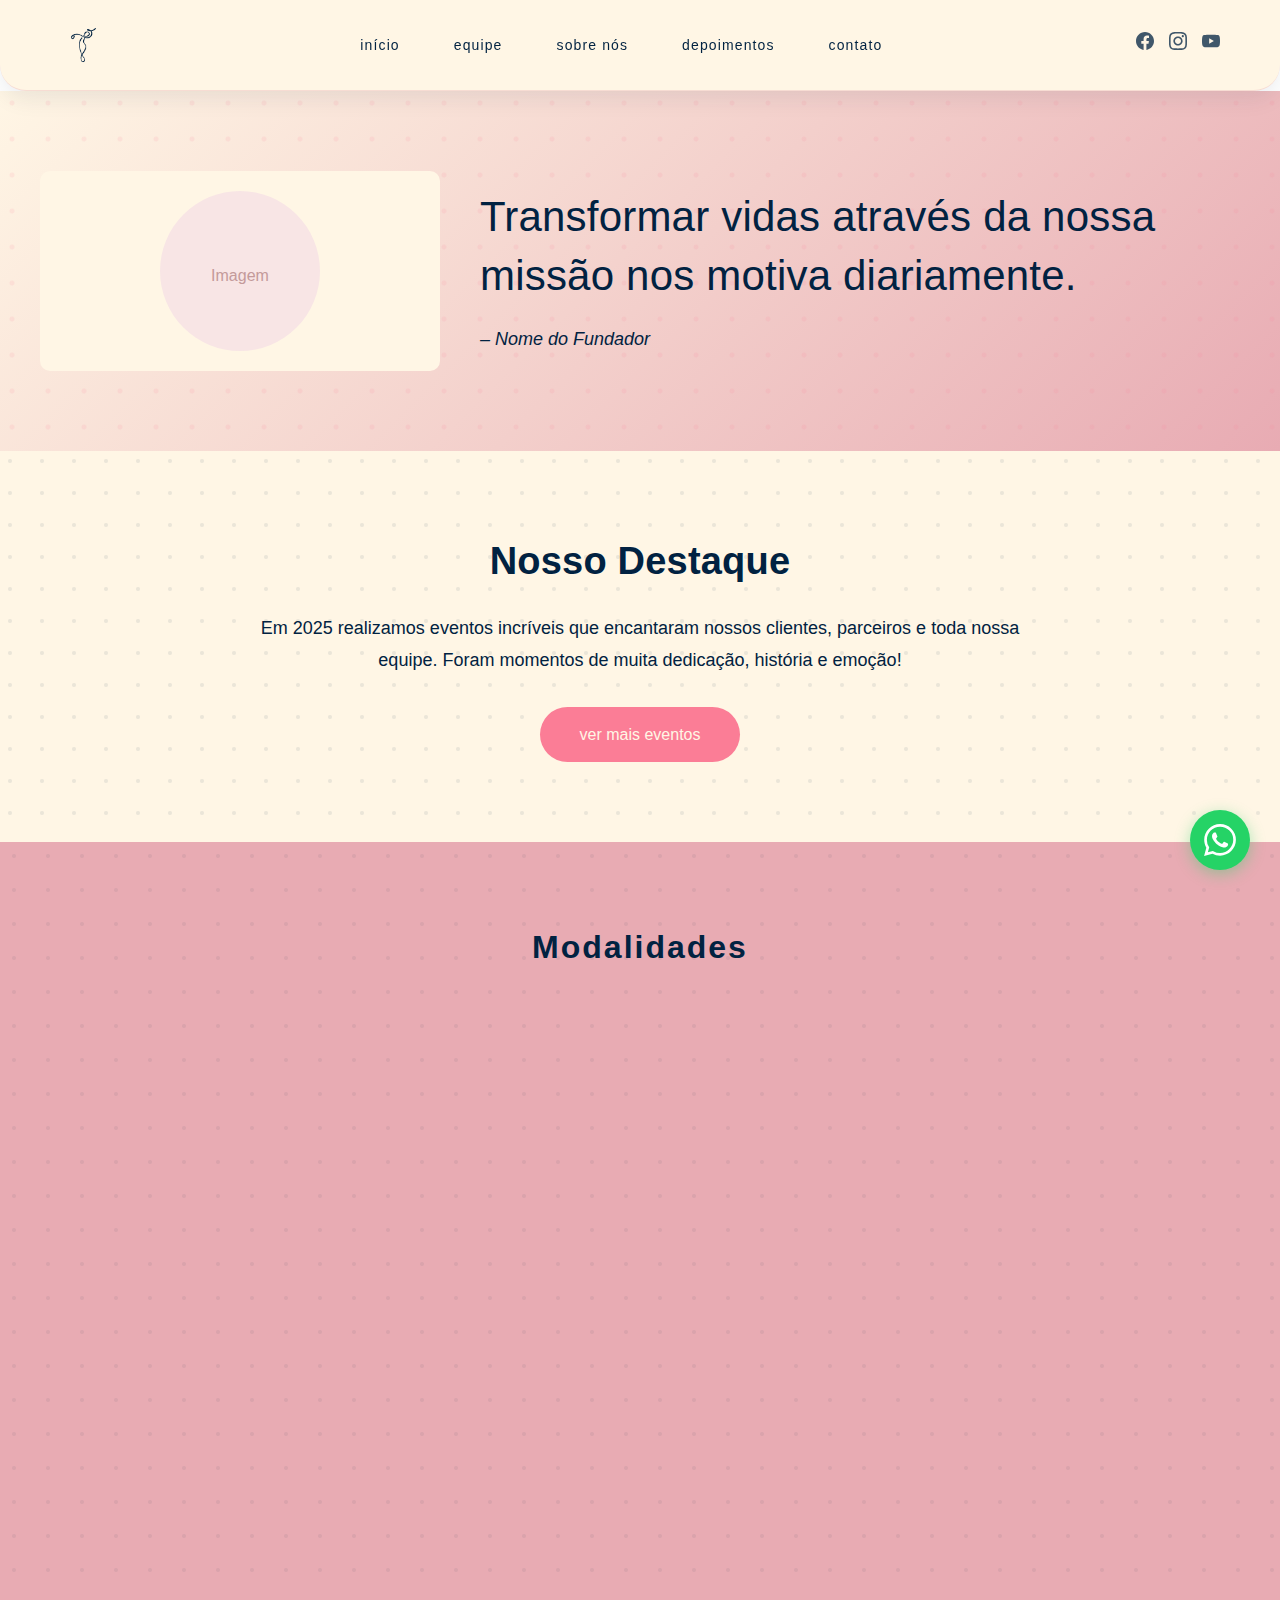
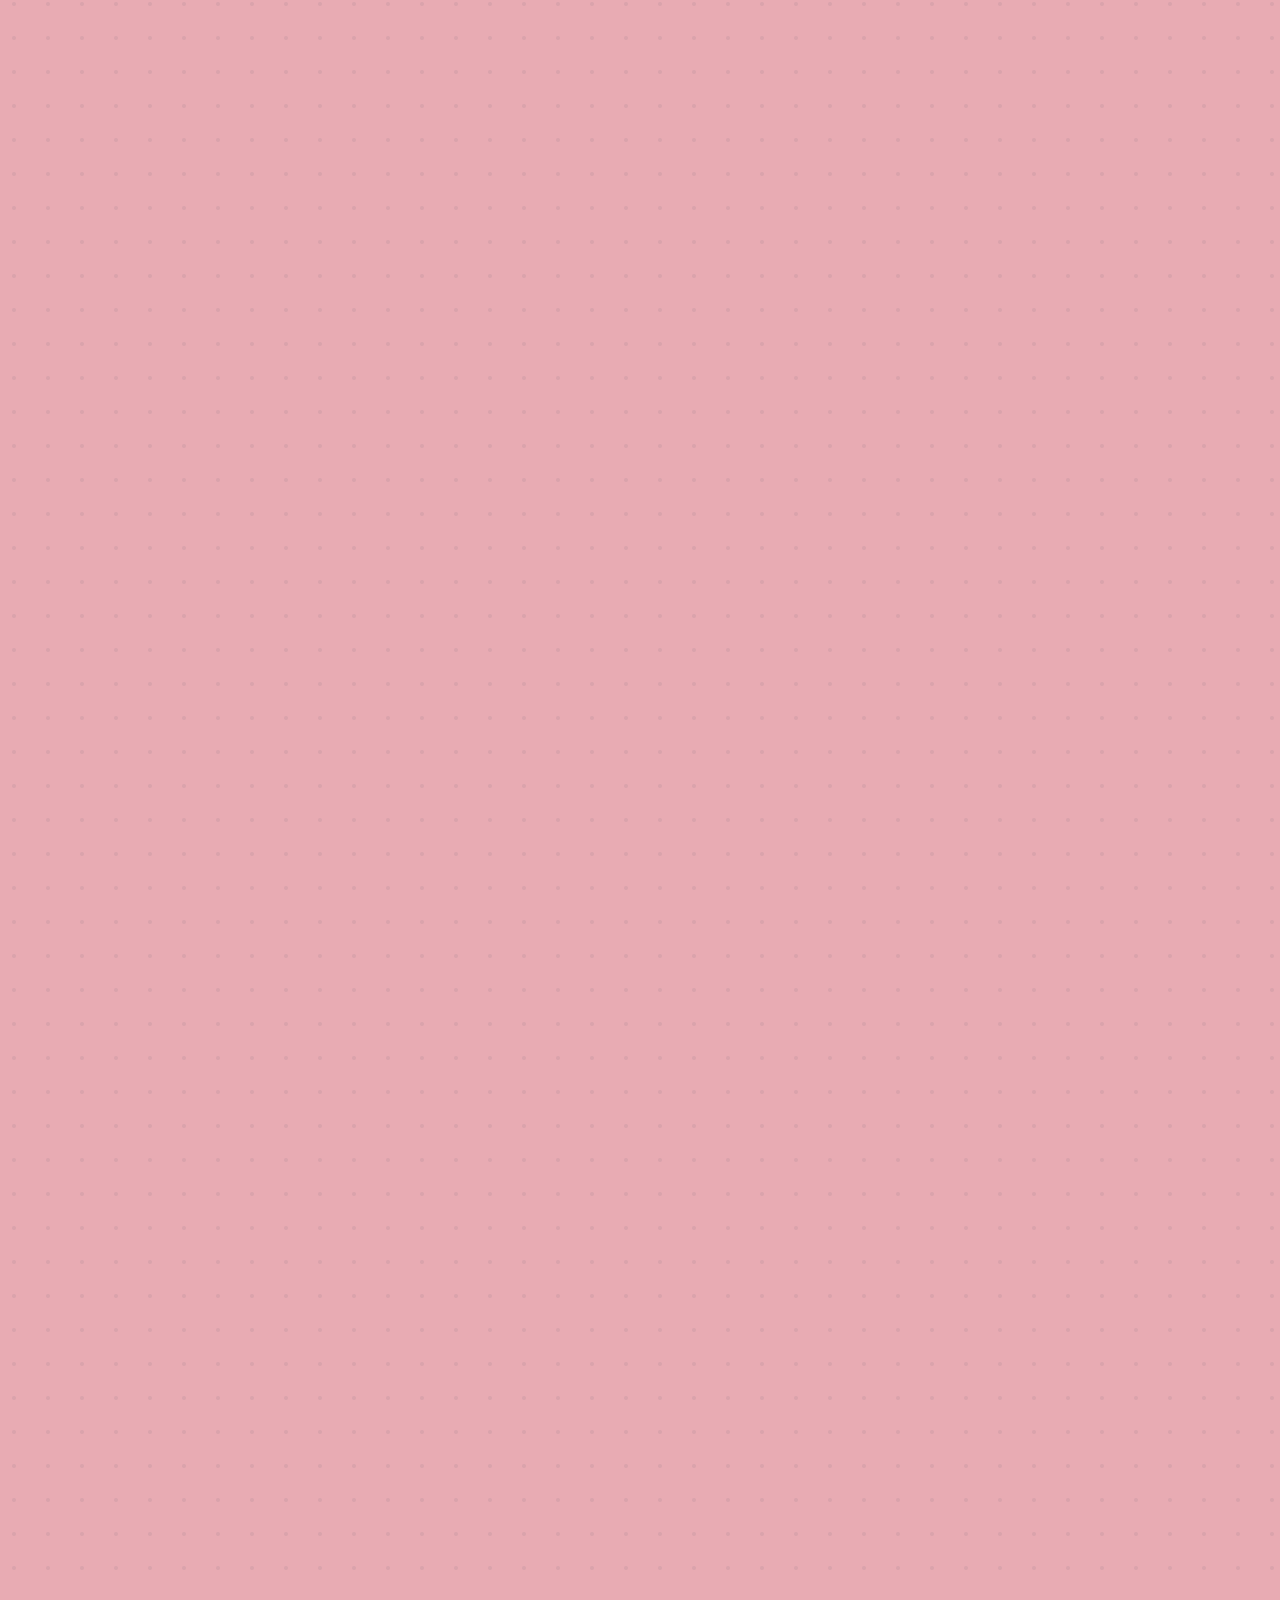
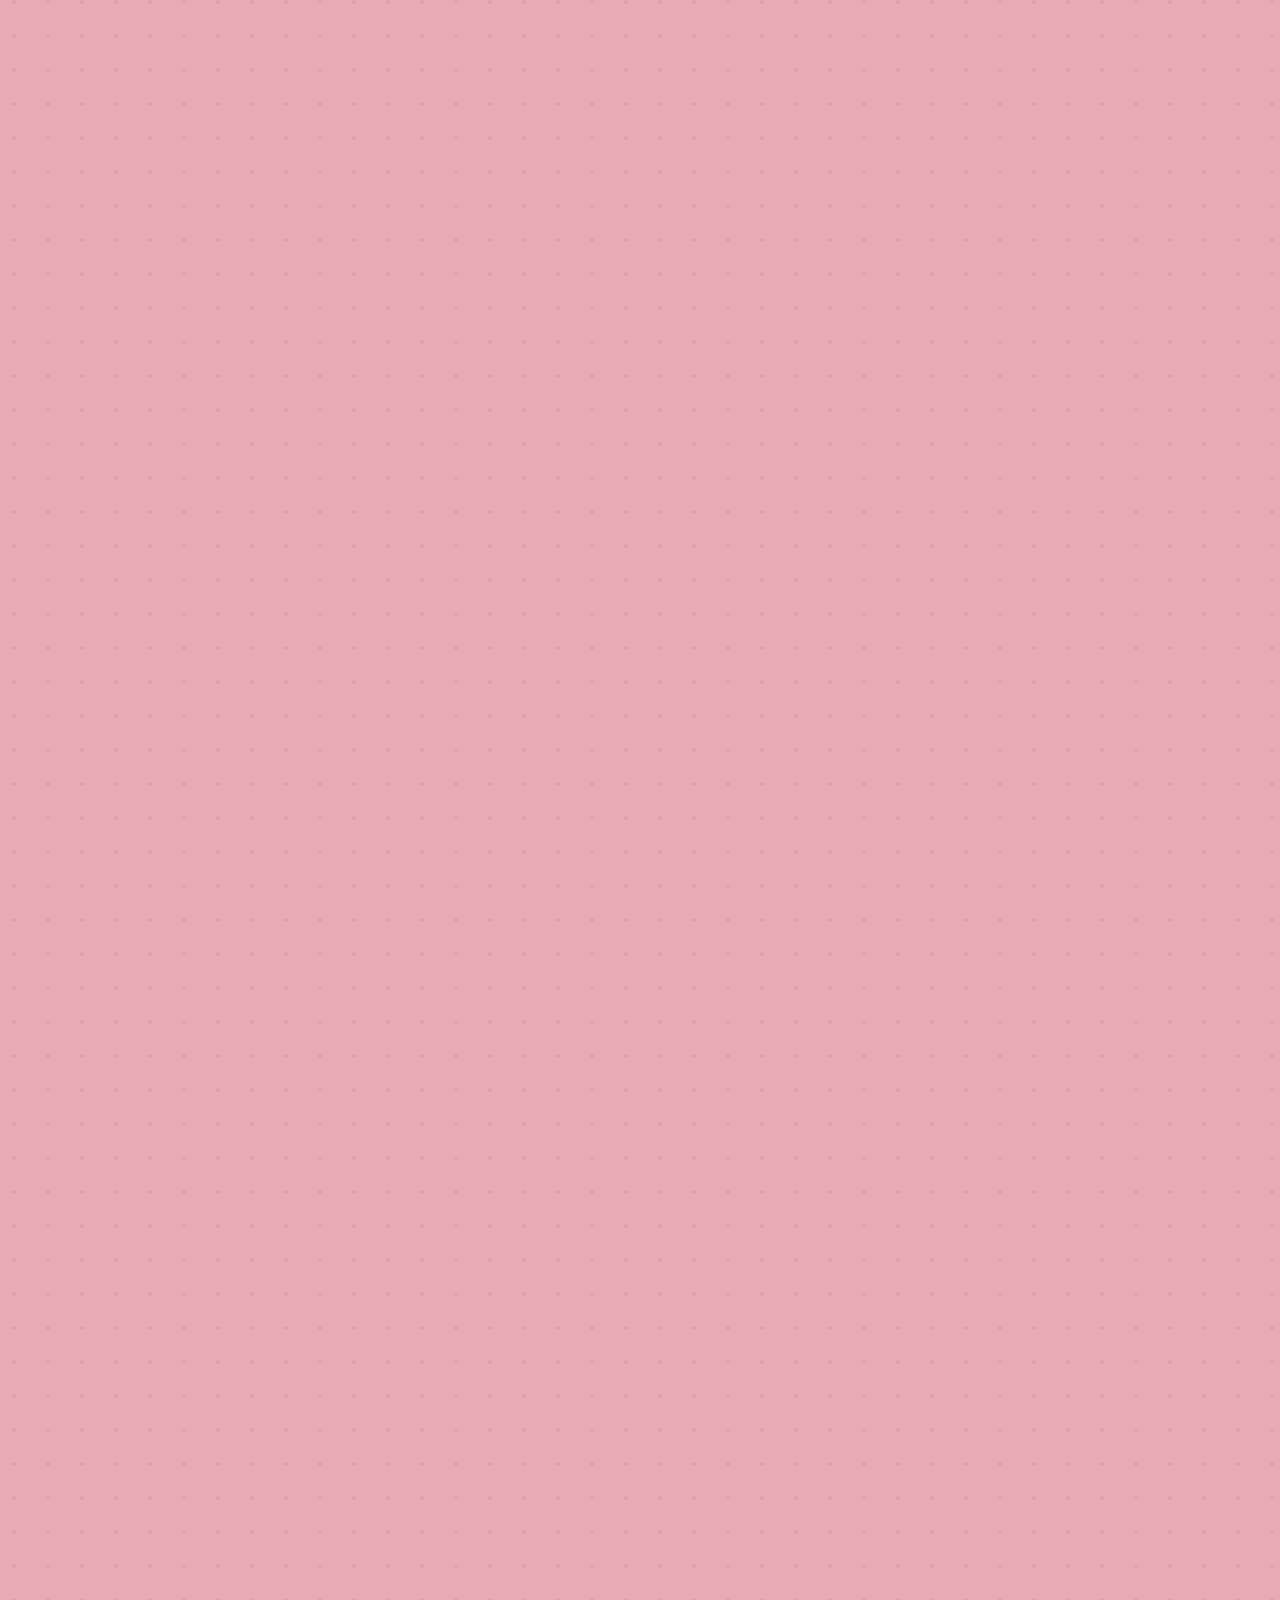
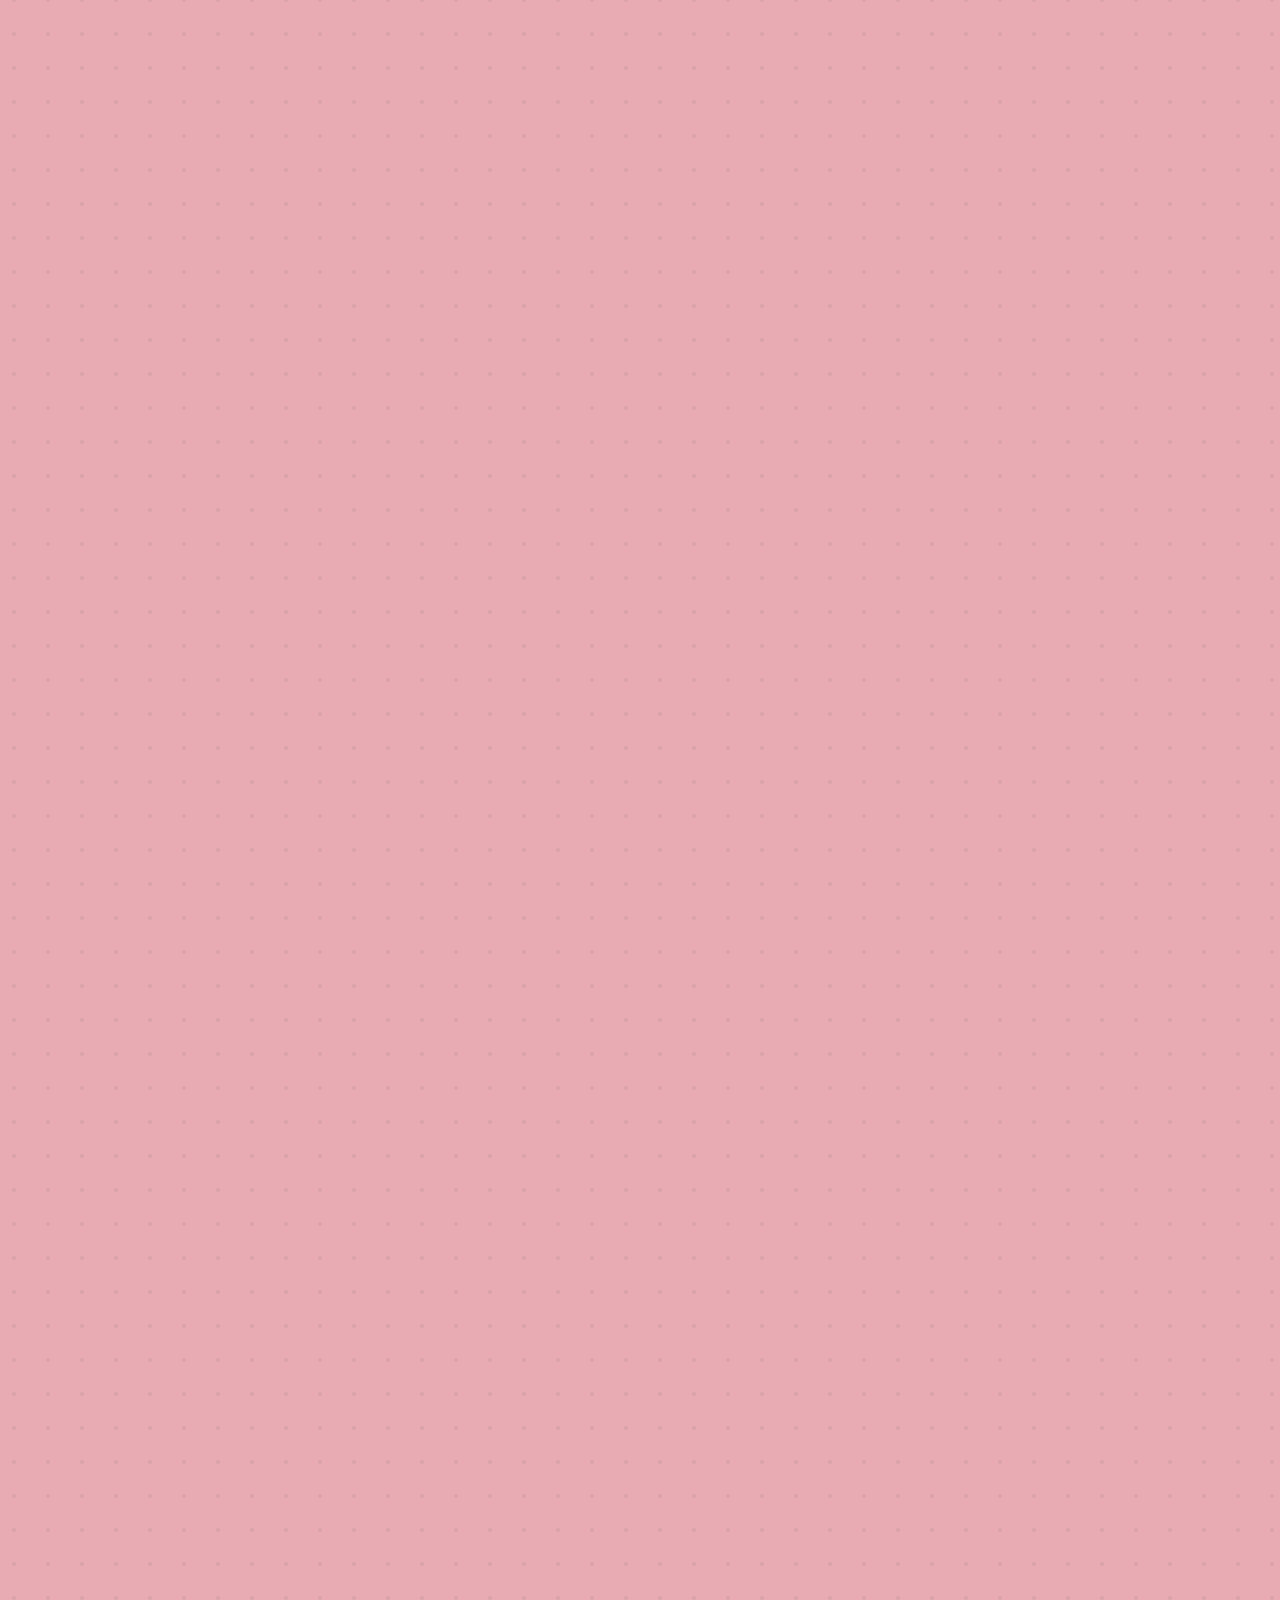
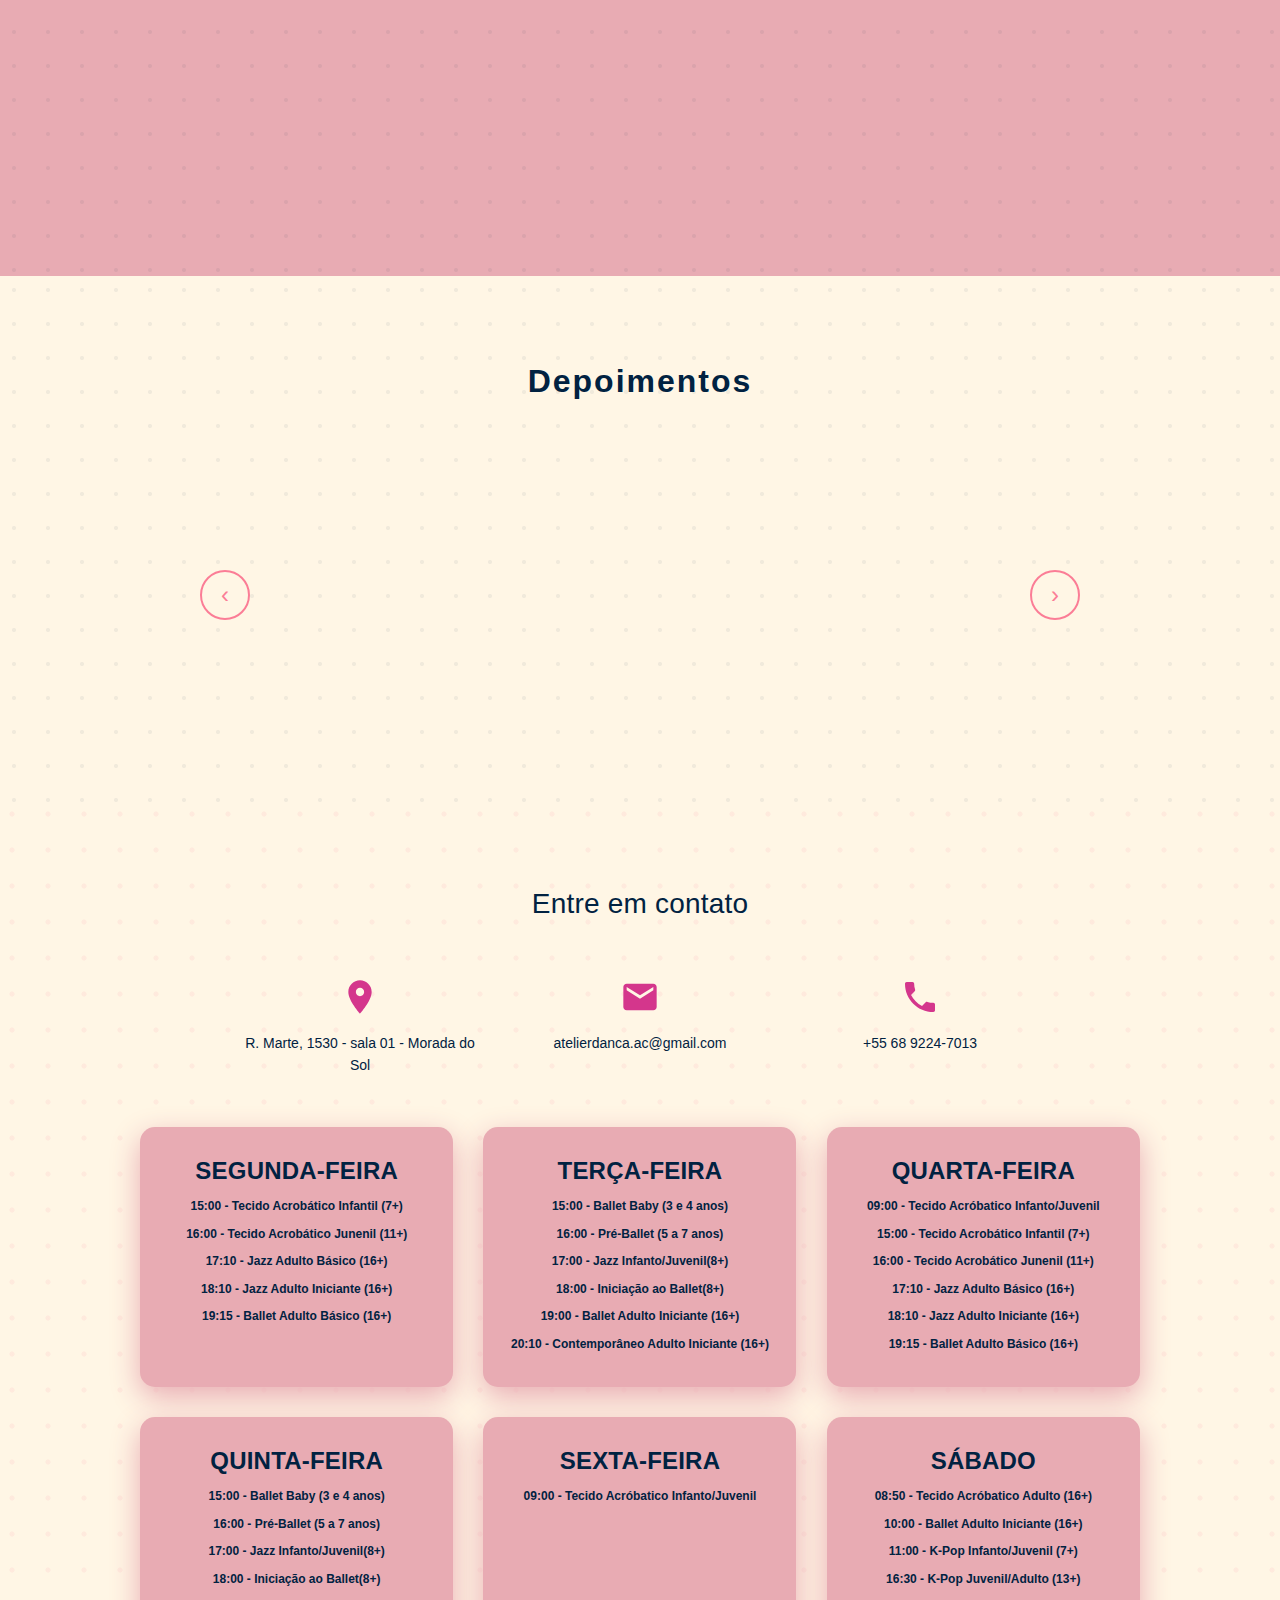
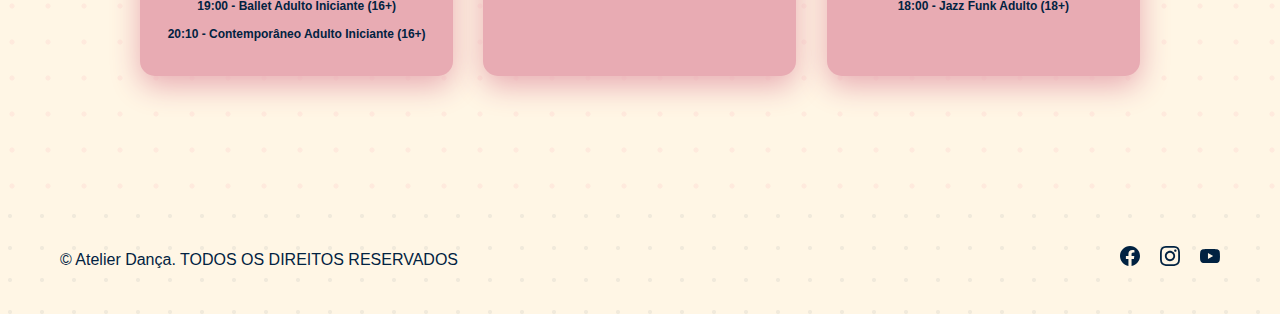
<file: index.html>
<!DOCTYPE html>
<html lang="pt-BR">
<head>
    <meta charset="UTF-8">
    <meta name="viewport" content="width=device-width, initial-scale=1.0">
    <title>Atelier Dança - Magia, Arte e Encanto</title>
    <link rel="stylesheet" href="style.css">
    <link rel="icon" href="assets/LOGOTIPO_05-SÍMBOLO_BEGE.png" type="image/png">
</head>
<body>
    <!-- Cabeçalho -->
    <header class="header">
        <div class="container">
            <div class="header-content">
                <div class="logo">
                    <a href="index.html">
                        <img src="assets/LOGOTIPO_05-SÍMBOLO_ROSÉ.png" alt="Logo atelier rosé">
                    </a>
                </div>
                
                <!-- Menu Desktop -->
                <nav class="nav-desktop">
                    <ul>
                        <li><a href="#inicio">Início</a></li>
                        <li><a href="equipe.html">Equipe</a></li>
                        <li><a href="sobre.html">Sobre Nós</a></li>
                        <li><a href="#depoimentos">Depoimentos</a></li>
                        <li><a href="#contato">Contato</a></li>
                    </ul>
                </nav>

                <!-- Redes Sociais Desktop -->
                <div class="social-links">
                    <a href="#" target="_blank" aria-label="Facebook">
                        <svg width="20" height="20" viewBox="0 0 24 24" fill="currentColor">
                            <path d="M24 12.073c0-6.627-5.373-12-12-12s-12 5.373-12 12c0 5.99 4.388 10.954 10.125 11.854v-8.385H7.078v-3.47h3.047V9.43c0-3.007 1.792-4.669 4.533-4.669 1.312 0 2.686.235 2.686.235v2.953H15.83c-1.491 0-1.956.925-1.956 1.874v2.25h3.328l-.532 3.47h-2.796v8.385C19.612 23.027 24 18.062 24 12.073z"/>
                        </svg>
                    </a>
                    <a href="#" target="_blank" aria-label="Instagram">
                        <svg width="20" height="20" viewBox="0 0 24 24" fill="currentColor">
                            <path d="M12 2.163c3.204 0 3.584.012 4.85.07 3.252.148 4.771 1.691 4.919 4.919.058 1.265.069 1.645.069 4.849 0 3.205-.012 3.584-.069 4.849-.149 3.225-1.664 4.771-4.919 4.919-1.266.058-1.644.07-4.85.07-3.204 0-3.584-.012-4.849-.07-3.26-.149-4.771-1.699-4.919-4.92-.058-1.265-.07-1.644-.07-4.849 0-3.204.013-3.583.07-4.849.149-3.227 1.664-4.771 4.919-4.919 1.266-.057 1.645-.069 4.849-.069zm0-2.163c-3.259 0-3.667.014-4.947.072-4.358.2-6.78 2.618-6.98 6.98-.059 1.281-.073 1.689-.073 4.948 0 3.259.014 3.668.072 4.948.2 4.358 2.618 6.78 6.98 6.98 1.281.058 1.689.072 4.948.072 3.259 0 3.668-.014 4.948-.072 4.354-.2 6.782-2.618 6.979-6.98.059-1.28.073-1.689.073-4.948 0-3.259-.014-3.667-.072-4.947-.196-4.354-2.617-6.78-6.979-6.98-1.281-.059-1.69-.073-4.949-.073zm0 5.838c-3.403 0-6.162 2.759-6.162 6.162s2.759 6.163 6.162 6.163 6.162-2.759 6.162-6.163c0-3.403-2.759-6.162-6.162-6.162zm0 10.162c-2.209 0-4-1.79-4-4 0-2.209 1.791-4 4-4s4 1.791 4 4c0 2.21-1.791 4-4 4zm6.406-11.845c-.796 0-1.441.645-1.441 1.44s.645 1.44 1.441 1.44c.795 0 1.439-.645 1.439-1.44s-.644-1.44-1.439-1.44z"/>
                        </svg>
                    </a>
                    <a href="#" target="_blank" aria-label="YouTube">
                        <svg width="20" height="20" viewBox="0 0 24 24" fill="currentColor">
                            <path d="M23.498 6.186a3.016 3.016 0 0 0-2.122-2.136C19.505 3.545 12 3.545 12 3.545s-7.505 0-9.377.505A3.017 3.017 0 0 0 .502 6.186C0 8.07 0 12 0 12s0 3.93.502 5.814a3.016 3.016 0 0 0 2.122 2.136c1.871.505 9.376.505 9.376.505s7.505 0 9.377-.505a3.015 3.015 0 0 0 2.122-2.136C24 15.93 24 12 24 12s0-3.93-.502-5.814zM9.545 15.568V8.432L15.818 12l-6.273 3.568z"/>
                        </svg>
                    </a>
                </div>

                <!-- Botão Menu Mobile -->
                <button class="menu-toggle" id="menuToggle" aria-label="Menu">
                    <span></span>
                    <span></span>
                    <span></span>
                </button>
            </div>
        </div>

        <!-- Menu Mobile -->
        <nav class="nav-mobile" id="navMobile">
            <ul>
                <li><a href="#inicio">Início</a></li>
                <li><a href="equipe.html">Equipe</a></li>
                <li><a href="sobre.html">Sobre Nós</a></li>
                <li><a href="#depoimentos">Depoimentos</a></li>
                <li><a href="#contato">Contato</a></li>
            </ul>
            <div class="social-links-mobile">
                <a href="#" target="_blank" aria-label="Facebook">
                    <svg width="24" height="24" viewBox="0 0 24 24" fill="currentColor">
                        <path d="M24 12.073c0-6.627-5.373-12-12-12s-12 5.373-12 12c0 5.99 4.388 10.954 10.125 11.854v-8.385H7.078v-3.47h3.047V9.43c0-3.007 1.792-4.669 4.533-4.669 1.312 0 2.686.235 2.686.235v2.953H15.83c-1.491 0-1.956.925-1.956 1.874v2.25h3.328l-.532 3.47h-2.796v8.385C19.612 23.027 24 18.062 24 12.073z"/>
                    </svg>
                </a>
                <a href="#" target="_blank" aria-label="Instagram">
                    <svg width="24" height="24" viewBox="0 0 24 24" fill="currentColor">
                        <path d="M12 2.163c3.204 0 3.584.012 4.85.07 3.252.148 4.771 1.691 4.919 4.919.058 1.265.069 1.645.069 4.849 0 3.205-.012 3.584-.069 4.849-.149 3.225-1.664 4.771-4.919 4.919-1.266.058-1.644.07-4.85.07-3.204 0-3.584-.012-4.849-.07-3.26-.149-4.771-1.699-4.919-4.92-.058-1.265-.07-1.644-.07-4.849 0-3.204.013-3.583.07-4.849.149-3.227 1.664-4.771 4.919-4.919 1.266-.057 1.645-.069 4.849-.069zm0-2.163c-3.259 0-3.667.014-4.947.072-4.358.2-6.78 2.618-6.98 6.98-.059 1.281-.073 1.689-.073 4.948 0 3.259.014 3.668.072 4.948.2 4.358 2.618 6.78 6.98 6.98 1.281.058 1.689.072 4.948.072 3.259 0 3.668-.014 4.948-.072 4.354-.2 6.782-2.618 6.979-6.98.059-1.28.073-1.689.073-4.948 0-3.259-.014-3.667-.072-4.947-.196-4.354-2.617-6.78-6.979-6.98-1.281-.059-1.69-.073-4.949-.073zm0 5.838c-3.403 0-6.162 2.759-6.162 6.162s2.759 6.163 6.162 6.163 6.162-2.759 6.162-6.163c0-3.403-2.759-6.162-6.162-6.162zm0 10.162c-2.209 0-4-1.79-4-4 0-2.209 1.791-4 4-4s4 1.791 4 4c0 2.21-1.791 4-4 4zm6.406-11.845c-.796 0-1.441.645-1.441 1.44s.645 1.44 1.441 1.44c.795 0 1.439-.645 1.439-1.44s-.644-1.44-1.439-1.44z"/>
                    </svg>
                </a>
                <a href="#" target="_blank" aria-label="YouTube">
                    <svg width="24" height="24" viewBox="0 0 24 24" fill="currentColor">
                        <path d="M23.498 6.186a3.016 3.016 0 0 0-2.122-2.136C19.505 3.545 12 3.545 12 3.545s-7.505 0-9.377.505A3.017 3.017 0 0 0 .502 6.186C0 8.07 0 12 0 12s0 3.93.502 5.814a3.016 3.016 0 0 0 2.122 2.136c1.871.505 9.376.505 9.376.505s7.505 0 9.377-.505a3.015 3.015 0 0 0 2.122-2.136C24 15.93 24 12 24 12s0-3.93-.502-5.814zM9.545 15.568V8.432L15.818 12l-6.273 3.568z"/>
                    </svg>
                </a>
            </div>
        </nav>
    </header>

    <!-- Hero Section -->
    <section class="hero" id="inicio">
        <div class="hero-content">
            <div class="hero-image">
                <div class="placeholder-image">
                    <svg width="200" height="200" viewBox="0 0 200 200">
                        <circle cx="100" cy="100" r="80" fill="#f8e5e5"/>
                        <text x="100" y="110" text-anchor="middle" font-size="16" fill="#c49a9a">Imagem</text>
                    </svg>
                </div>
            </div>
            <div class="hero-text">
                <h2>Transformar vidas através da nossa missão nos motiva diariamente.</h2>
                <p class="hero-author">– Nome do Fundador</p>
            </div>
        </div>
    </section>

    <!-- Destaque Section -->
    <section class="featured">
        <div class="container">
            <h2>Nosso Destaque</h2>
            <p>Em 2025 realizamos eventos incríveis que encantaram nossos clientes, parceiros e toda nossa equipe. Foram momentos de muita dedicação, história e emoção!</p>
            <a href="#" class="btn-primary">Ver Mais Eventos</a>
        </div>
    </section>

    <!-- Modalidades Section -->
    <section class="services" id="sobre">
        <div class="container">
            <h3 class="section-label">Modalidades</h3>
            
            <div class="service-item">
                <div class="service-image">
                    <img alt="Ballet Infantil" src="assets/index/balletInfantil.JPG"/>
                </div>
                <div class="service-content">
                    <h2>Ballet Infantil</h2>
                    <p>Descrição detalhada do nosso serviço principal, destacando os benefícios e diferenciais que oferecemos aos nossos clientes com qualidade e dedicação.</p>
                </div>
            </div>

            <div class="service-item reverse">
                <div class="service-image">
                    <img alt="Ballet Adulto" src="assets/index/balletAdulto.JPG"/>
                </div>
                <div class="service-content">
                    <h2>Ballet Adulto</h2>
                    <p>Nosso segundo serviço é pensado para atender necessidades específicas, com atenção aos detalhes e comprometimento com resultados excepcionais.</p>
                </div>
            </div>

            <div class="service-item">
                <div class="service-image">
                    <img alt="Tecido Infantil" src="assets/index/tecidoInfantil.JPG"/>
                </div>
                <div class="service-content">
                    <h2>Tecido Acrobático Infantil</h2>
                    <p>Para quem procura excelência e inovação, este serviço é a escolha perfeita, proporcionando liberdade criativa e resultados diferenciados.</p>
                </div>
            </div>
            <div class="service-item reverse">
                <div class="service-image">
                    <img alt="Tecido Adulto" src="assets/index/tecidoAdulto.JPG"/>
                </div>
                 <div class="service-content">
                    <h2>Tecido Acrobático Adulto</h2>
                    <p>Para quem procura excelência e inovação, este serviço é a escolha perfeita, proporcionando liberdade criativa e resultados diferenciados.</p>
                </div>
            </div>
            <div class="service-item">
                <div class="service-image">
                    <img alt="Jazz Infantil" src="assets/index/jazzInfantil.JPG"/>
                </div>
                <div class="service-content">
                    <h2>Jazz Infantil</h2>
                    <p>Para quem procura excelência e inovação, este serviço é a escolha perfeita, proporcionando liberdade criativa e resultados diferenciados.</p>
                </div>
            </div>
            <div class="service-item reverse">
                <div class="service-image">
                    <img alt="Jazz Adulto" src="assets/index/jazzAdulto.JPG"/>
                </div>
                <div class="service-content">
                    <h2>Jazz Adulto</h2>
                    <p>Para quem procura excelência e inovação, este serviço é a escolha perfeita, proporcionando liberdade criativa e resultados diferenciados.</p>
                </div>
            </div>
            <div class="service-item">
                <div class="service-image">
                    <img alt="K-pop" src="assets/index/kpop.jpeg"/>
                </div>
                <div class="service-content">
                    <h2>K-Pop</h2>
                    <p>Para quem procura excelência e inovação, este serviço é a escolha perfeita, proporcionando liberdade criativa e resultados diferenciados.</p>
                </div>
            </div>
            <div class="service-item reverse">
                <div class="service-image">
                    <img alt="contemporaneo" src="assets/index/contemporaneo.JPG"/>
                </div>
                <div class="service-content">
                    <h2>Contemporâneo</h2>
                    <p>Para quem procura excelência e inovação, este serviço é a escolha perfeita, proporcionando liberdade criativa e resultados diferenciados.</p>
                </div>
            </div>
        </div>
    </section>

    <!-- Depoimentos Section -->
    <section class="testimonials" id="depoimentos">
        <div class="container">
            <h3 class="section-label">Depoimentos</h3>
            
            <div class="testimonials-slider">
                <div class="testimonial-track" id="testimonialTrack">
                    <div class="testimonial-item">
                        <p class="testimonial-text">Excelente atendimento e profissionalismo. A equipe é muito preparada e tem conexão genuína com os clientes. Recomendo para todos que buscam qualidade e dedicação!</p>
                        <div class="testimonial-author">
                            <div class="author-image">
                                <div class="placeholder-avatar">
                                    <svg width="80" height="80" viewBox="0 0 80 80">
                                        <circle cx="40" cy="40" r="40" fill="#f8e5e5"/>
                                        <text x="40" y="45" text-anchor="middle" font-size="12" fill="#c49a9a">Foto</text>
                                    </svg>
                                </div>
                            </div>
                            <div class="author-info">
                                <strong>Maria Silva</strong>
                                <span>Cliente</span>
                            </div>
                        </div>
                    </div>

                    <div class="testimonial-item">
                        <p class="testimonial-text">Desde a primeira vez que conhecemos, foi amor à primeira vista. É de fato a realização de um sonho. Cada ano que passa, ficamos mais satisfeitos com os resultados.</p>
                        <div class="testimonial-author">
                            <div class="author-image">
                                <div class="placeholder-avatar">
                                    <svg width="80" height="80" viewBox="0 0 80 80">
                                        <circle cx="40" cy="40" r="40" fill="#e5f0f8"/>
                                        <text x="40" y="45" text-anchor="middle" font-size="12" fill="#9ab8c4">Foto</text>
                                    </svg>
                                </div>
                            </div>
                            <div class="author-info">
                                <strong>João e Ana</strong>
                                <span>Parceiros</span>
                            </div>
                        </div>
                    </div>

                    <div class="testimonial-item">
                        <p class="testimonial-text">Uma das melhores experiências que já tive. Me deu a oportunidade de realizar algo que sempre quis. Todos me acolheram muito bem, os profissionais são ótimos!</p>
                        <div class="testimonial-author">
                            <div class="author-image">
                                <div class="placeholder-avatar">
                                    <svg width="80" height="80" viewBox="0 0 80 80">
                                        <circle cx="40" cy="40" r="40" fill="#e5f8e8"/>
                                        <text x="40" y="45" text-anchor="middle" font-size="12" fill="#9ac4a0">Foto</text>
                                    </svg>
                                </div>
                            </div>
                            <div class="author-info">
                                <strong>Gabriela Santos</strong>
                                <span>Cliente</span>
                            </div>
                        </div>
                    </div>

                    <div class="testimonial-item">
                        <p class="testimonial-text">É terapêutico para mim. Às vezes chego sem muita motivação, mas quando estou aqui as coisas mudam. Acho o ambiente incrível, principalmente pela equipe que torna tudo mais leve.</p>
                        <div class="testimonial-author">
                            <div class="author-image">
                                <div class="placeholder-avatar">
                                    <svg width="80" height="80" viewBox="0 0 80 80">
                                        <circle cx="40" cy="40" r="40" fill="#f8f0e5"/>
                                        <text x="40" y="45" text-anchor="middle" font-size="12" fill="#c4b29a">Foto</text>
                                    </svg>
                                </div>
                            </div>
                            <div class="author-info">
                                <strong>Larissa Oliveira</strong>
                                <span>Cliente</span>
                            </div>
                        </div>
                    </div>

                    <div class="testimonial-item">
                        <p class="testimonial-text">Estou aqui desde 2019. O que foi mais importante foi o acolhimento e o respeito. Quando cheguei era tudo novo, mas o que mais me chamou atenção foi o carinho e profissionalismo.</p>
                        <div class="testimonial-author">
                            <div class="author-image">
                                <div class="placeholder-avatar">
                                    <svg width="80" height="80" viewBox="0 0 80 80">
                                        <circle cx="40" cy="40" r="40" fill="#f0e5f8"/>
                                        <text x="40" y="45" text-anchor="middle" font-size="12" fill="#b89ac4">Foto</text>
                                    </svg>
                                </div>
                            </div>
                            <div class="author-info">
                                <strong>Fernanda Costa</strong>
                                <span>Cliente</span>
                            </div>
                        </div>
                    </div>
                </div>

                <button class="slider-btn prev" id="prevBtn" aria-label="Anterior">‹</button>
                <button class="slider-btn next" id="nextBtn" aria-label="Próximo">›</button>
            </div>
        </div>
    </section>

    <!-- Contato Section -->
    <section class="contact" id="contato">
        <div class="container">
            <h2 class="contact-title">Entre em contato</h2>
            
            <div class="contact-items-row">
                <div class="contact-item">
                    <div class="contact-icon">
                        <svg width="40" height="40" viewBox="0 0 24 24" fill="#d4368c">
                            <path d="M12 2C8.13 2 5 5.13 5 9c0 5.25 7 13 7 13s7-7.75 7-13c0-3.87-3.13-7-7-7zm0 9.5c-1.38 0-2.5-1.12-2.5-2.5s1.12-2.5 2.5-2.5 2.5 1.12 2.5 2.5-1.12 2.5-2.5 2.5z"/>
                        </svg>
                    </div>
                    <a href="https://maps.app.goo.gl/L8R3YQexycMwY6vj8" target="_blank" style="text-decoration: none;" >R. Marte, 1530 - sala 01 - Morada do Sol</a>
                </div>

                <div class="contact-item">
                    <div class="contact-icon">
                        <svg width="40" height="40" viewBox="0 0 24 24" fill="#d4368c">
                            <path d="M20 4H4c-1.1 0-1.99.9-1.99 2L2 18c0 1.1.9 2 2 2h16c1.1 0 2-.9 2-2V6c0-1.1-.9-2-2-2zm0 4l-8 5-8-5V6l8 5 8-5v2z"/>
                        </svg>
                    </div>
                    <a href="mailto:atelierdanca.ac@gmail.com" target="_blank" style="text-decoration: none;">atelierdanca.ac@gmail.com</a>
                </div>

                <div class="contact-item">
                    <div class="contact-icon">
                        <svg width="40" height="40" viewBox="0 0 24 24" fill="#d4368c">
                            <path d="M6.62 10.79c1.44 2.83 3.76 5.14 6.59 6.59l2.2-2.2c.27-.27.67-.36 1.02-.24 1.12.37 2.33.57 3.57.57.55 0 1 .45 1 1V20c0 .55-.45 1-1 1-9.39 0-17-7.61-17-17 0-.55.45-1 1-1h3.5c.55 0 1 .45 1 1 0 1.25.2 2.45.57 3.57.11.35.03.74-.25 1.02l-2.2 2.2z"/>
                        </svg>
                    </div>
                    <a href="https://api.whatsapp.com/send?phone=556892247013&text=Olá,%20gostaria%20de%20mais%20informações" 
                        style="text-decoration: none;" target="_blank">
                        +55 68 9224-7013
                    </a>
                </div>
            </div>
            <div class="contact-items-row"> 
                <div class="schedule-box">
                <h2>SEGUNDA-FEIRA</h2>
                    <p>15:00 - Tecido Acrobático Infantil (7+)</p>
                    <p>16:00 - Tecido Acrobático Junenil (11+)</p>
                    <p>17:10 - Jazz Adulto Básico (16+)</p>
                    <p>18:10 - Jazz Adulto Iniciante (16+)</p>
                    <p>19:15 - Ballet Adulto Básico (16+)</p>
                </div>
                <div class="schedule-box">
                <h2>TERÇA-FEIRA</h2>
                    <p>15:00 - Ballet Baby (3 e 4 anos)</p>
                    <p>16:00 - Pré-Ballet (5 a 7 anos)</p>
                    <p>17:00 - Jazz Infanto/Juvenil(8+)</p>
                    <p>18:00 - Iniciação ao Ballet(8+)</p>
                    <p>19:00 - Ballet Adulto Iniciante (16+)</p>
                    <p>20:10 - Contemporâneo Adulto Iniciante (16+)</p>
                </div>
                <div class="schedule-box">
                <h2>QUARTA-FEIRA</h2>
                    <p>09:00 - Tecido Acróbatico Infanto/Juvenil</p>
                    <p>15:00 - Tecido Acrobático Infantil (7+)</p>
                    <p>16:00 - Tecido Acrobático Junenil (11+)</p>
                    <p>17:10 - Jazz Adulto Básico (16+)</p>
                    <p>18:10 - Jazz Adulto Iniciante (16+)</p>
                    <p>19:15 - Ballet Adulto Básico (16+)</p>
                </div>
                <div class="schedule-box">
                <h2>QUINTA-FEIRA</h2>
                    <p>15:00 - Ballet Baby (3 e 4 anos)</p>
                    <p>16:00 - Pré-Ballet (5 a 7 anos)</p>
                    <p>17:00 - Jazz Infanto/Juvenil(8+)</p>
                    <p>18:00 - Iniciação ao Ballet(8+)</p>
                    <p>19:00 - Ballet Adulto Iniciante (16+)</p>
                    <p>20:10 - Contemporâneo Adulto Iniciante (16+)</p>
                </div>
                <div class="schedule-box">
                <h2>SEXTA-FEIRA</h2>
                    <p>09:00 - Tecido Acróbatico Infanto/Juvenil</p>
                </div>
                <div class="schedule-box">
                <h2>SÁBADO</h2>
                    <p>08:50 - Tecido Acróbatico Adulto (16+)</p>
                    <p>10:00 - Ballet Adulto Iniciante (16+)</p>
                    <p>11:00 - K-Pop Infanto/Juvenil (7+)</p>
                    <p>16:30 - K-Pop Juvenil/Adulto (13+)</p>
                    <p>18:00 - Jazz Funk Adulto (18+)</p>
                </div>
            </div>

            
             
        </div>
    </section>


    <!-- Footer -->
    <footer class="footer">
        <div class="container">
            <div class="footer-content">
                <p>&copy; Atelier Dança. TODOS OS DIREITOS RESERVADOS</p>
                <div class="footer-social">
                    <a href="#" target="_blank" aria-label="Facebook">
                        <svg width="20" height="20" viewBox="0 0 24 24" fill="currentColor">
                            <path d="M24 12.073c0-6.627-5.373-12-12-12s-12 5.373-12 12c0 5.99 4.388 10.954 10.125 11.854v-8.385H7.078v-3.47h3.047V9.43c0-3.007 1.792-4.669 4.533-4.669 1.312 0 2.686.235 2.686.235v2.953H15.83c-1.491 0-1.956.925-1.956 1.874v2.25h3.328l-.532 3.47h-2.796v8.385C19.612 23.027 24 18.062 24 12.073z"/>
                        </svg>
                    </a>
                    <a href="#" target="_blank" aria-label="Instagram">
                        <svg width="20" height="20" viewBox="0 0 24 24" fill="currentColor">
                            <path d="M12 2.163c3.204 0 3.584.012 4.85.07 3.252.148 4.771 1.691 4.919 4.919.058 1.265.069 1.645.069 4.849 0 3.205-.012 3.584-.069 4.849-.149 3.225-1.664 4.771-4.919 4.919-1.266.058-1.644.07-4.85.07-3.204 0-3.584-.012-4.849-.07-3.26-.149-4.771-1.699-4.919-4.92-.058-1.265-.07-1.644-.07-4.849 0-3.204.013-3.583.07-4.849.149-3.227 1.664-4.771 4.919-4.919 1.266-.057 1.645-.069 4.849-.069zm0-2.163c-3.259 0-3.667.014-4.947.072-4.358.2-6.78 2.618-6.98 6.98-.059 1.281-.073 1.689-.073 4.948 0 3.259.014 3.668.072 4.948.2 4.358 2.618 6.78 6.98 6.98 1.281.058 1.689.072 4.948.072 3.259 0 3.668-.014 4.948-.072 4.354-.2 6.782-2.618 6.979-6.98.059-1.28.073-1.689.073-4.948 0-3.259-.014-3.667-.072-4.947-.196-4.354-2.617-6.78-6.979-6.98-1.281-.059-1.69-.073-4.949-.073zm0 5.838c-3.403 0-6.162 2.759-6.162 6.162s2.759 6.163 6.162 6.163 6.162-2.759 6.162-6.163c0-3.403-2.759-6.162-6.162-6.162zm0 10.162c-2.209 0-4-1.79-4-4 0-2.209 1.791-4 4-4s4 1.791 4 4c0 2.21-1.791 4-4 4zm6.406-11.845c-.796 0-1.441.645-1.441 1.44s.645 1.44 1.441 1.44c.795 0 1.439-.645 1.439-1.44s-.644-1.44-1.439-1.44z"/>
                        </svg>
                    </a>
                    <a href="#" target="_blank" aria-label="YouTube">
                        <svg width="20" height="20" viewBox="0 0 24 24" fill="currentColor">
                            <path d="M23.498 6.186a3.016 3.016 0 0 0-2.122-2.136C19.505 3.545 12 3.545 12 3.545s-7.505 0-9.377.505A3.017 3.017 0 0 0 .502 6.186C0 8.07 0 12 0 12s0 3.93.502 5.814a3.016 3.016 0 0 0 2.122 2.136c1.871.505 9.376.505 9.376.505s7.505 0 9.377-.505a3.015 3.015 0 0 0 2.122-2.136C24 15.93 24 12 24 12s0-3.93-.502-5.814zM9.545 15.568V8.432L15.818 12l-6.273 3.568z"/>
                        </svg>
                    </a>
                </div>
            </div>
        </div>
    </footer>

    <!-- Botão WhatsApp Flutuante -->
    <a href="https://api.whatsapp.com/send?phone=556892247013&text=Olá,%20gostaria%20de%20mais%20informações" 
       class="whatsapp-float" 
       target="_blank" 
       aria-label="WhatsApp">
        <svg width="32" height="32" viewBox="0 0 24 24" fill="white">
            <path d="M17.472 14.382c-.297-.149-1.758-.867-2.03-.967-.273-.099-.471-.148-.67.15-.197.297-.767.966-.94 1.164-.173.199-.347.223-.644.075-.297-.15-1.255-.463-2.39-1.475-.883-.788-1.48-1.761-1.653-2.059-.173-.297-.018-.458.13-.606.134-.133.298-.347.446-.52.149-.174.198-.298.298-.497.099-.198.05-.371-.025-.52-.075-.149-.669-1.612-.916-2.207-.242-.579-.487-.5-.669-.51-.173-.008-.371-.01-.57-.01-.198 0-.52.074-.792.372-.272.297-1.04 1.016-1.04 2.479 0 1.462 1.065 2.875 1.213 3.074.149.198 2.096 3.2 5.077 4.487.709.306 1.262.489 1.694.625.712.227 1.36.195 1.871.118.571-.085 1.758-.719 2.006-1.413.248-.694.248-1.289.173-1.413-.074-.124-.272-.198-.57-.347m-5.421 7.403h-.004a9.87 9.87 0 01-5.031-1.378l-.361-.214-3.741.982.998-3.648-.235-.374a9.86 9.86 0 01-1.51-5.26c.001-5.45 4.436-9.884 9.888-9.884 2.64 0 5.122 1.03 6.988 2.898a9.825 9.825 0 012.893 6.994c-.003 5.45-4.437 9.884-9.885 9.884m8.413-18.297A11.815 11.815 0 0012.05 0C5.495 0 .16 5.335.157 11.892c0 2.096.547 4.142 1.588 5.945L.057 24l6.305-1.654a11.882 11.882 0 005.683 1.448h.005c6.554 0 11.89-5.335 11.893-11.893a11.821 11.821 0 00-3.48-8.413Z"/>
        </svg>
    </a>

    <script src="script.js"></script>
</body>
</html>
</file>
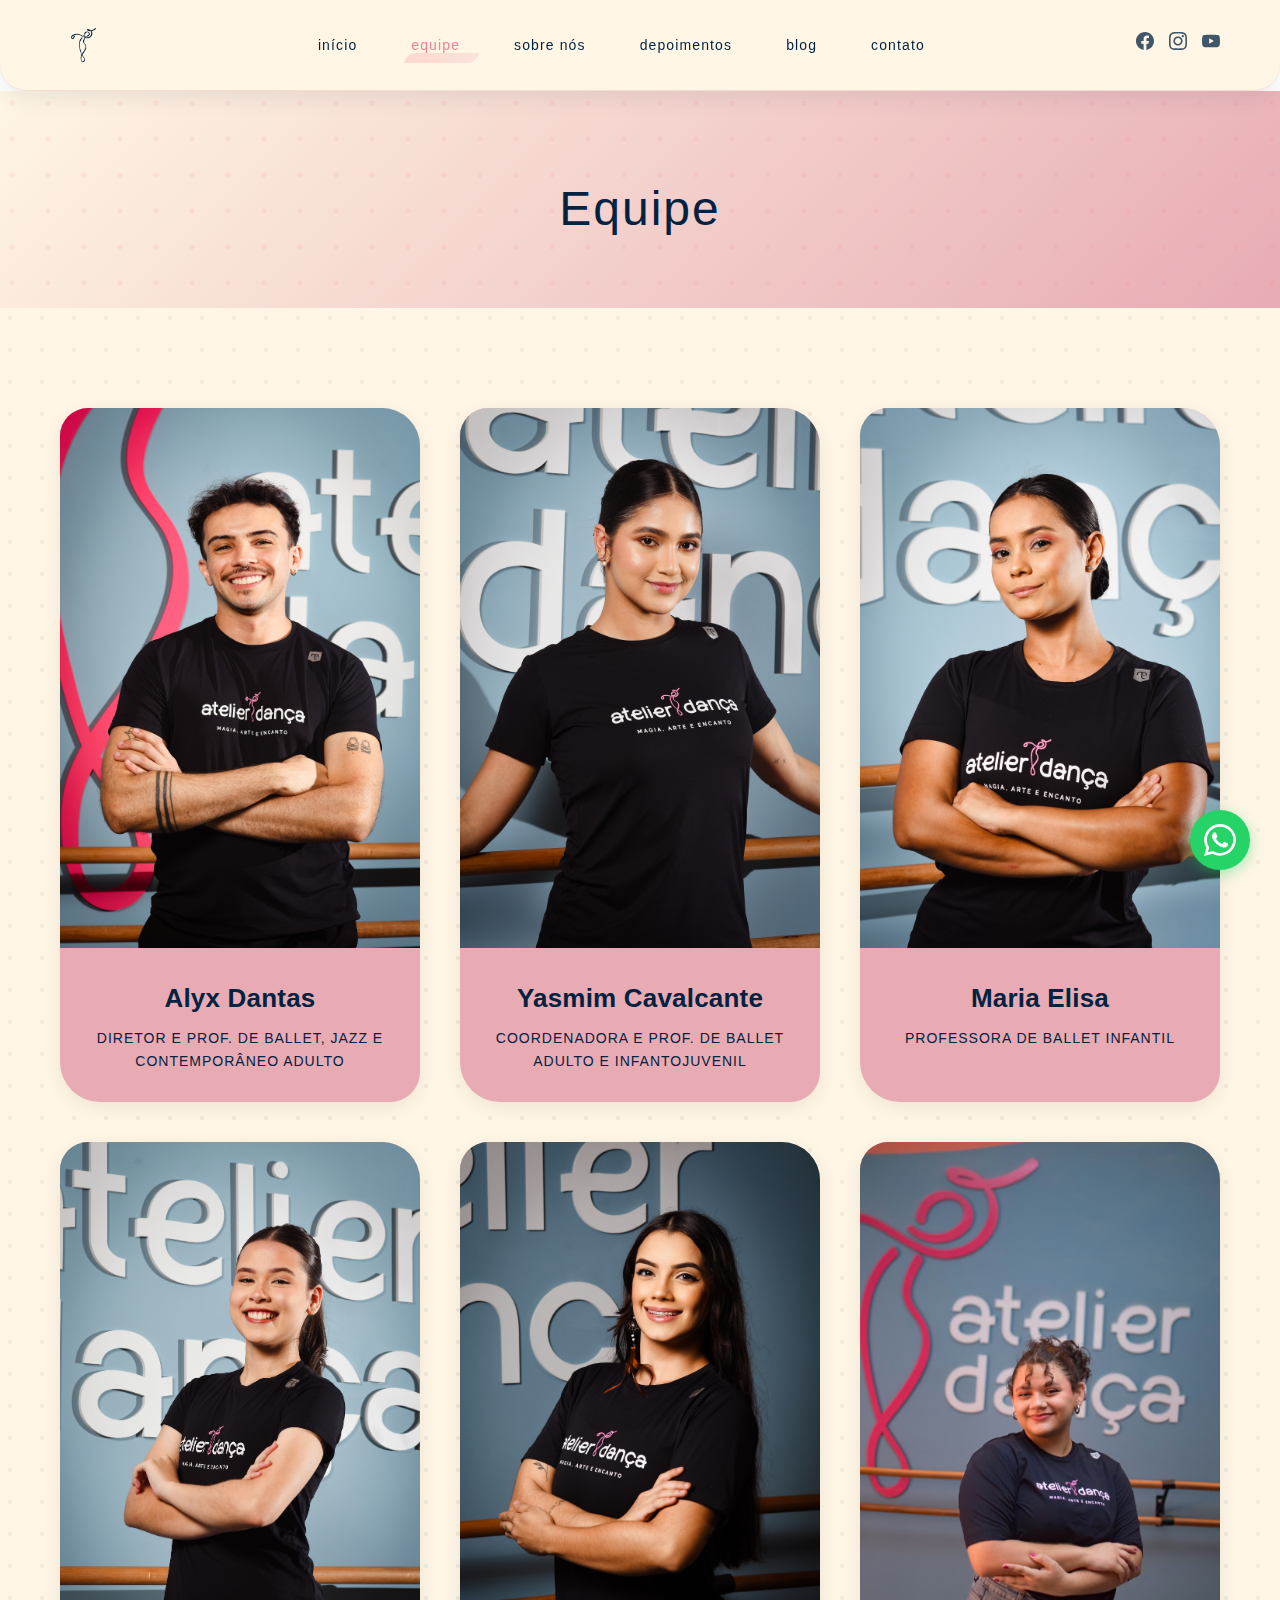
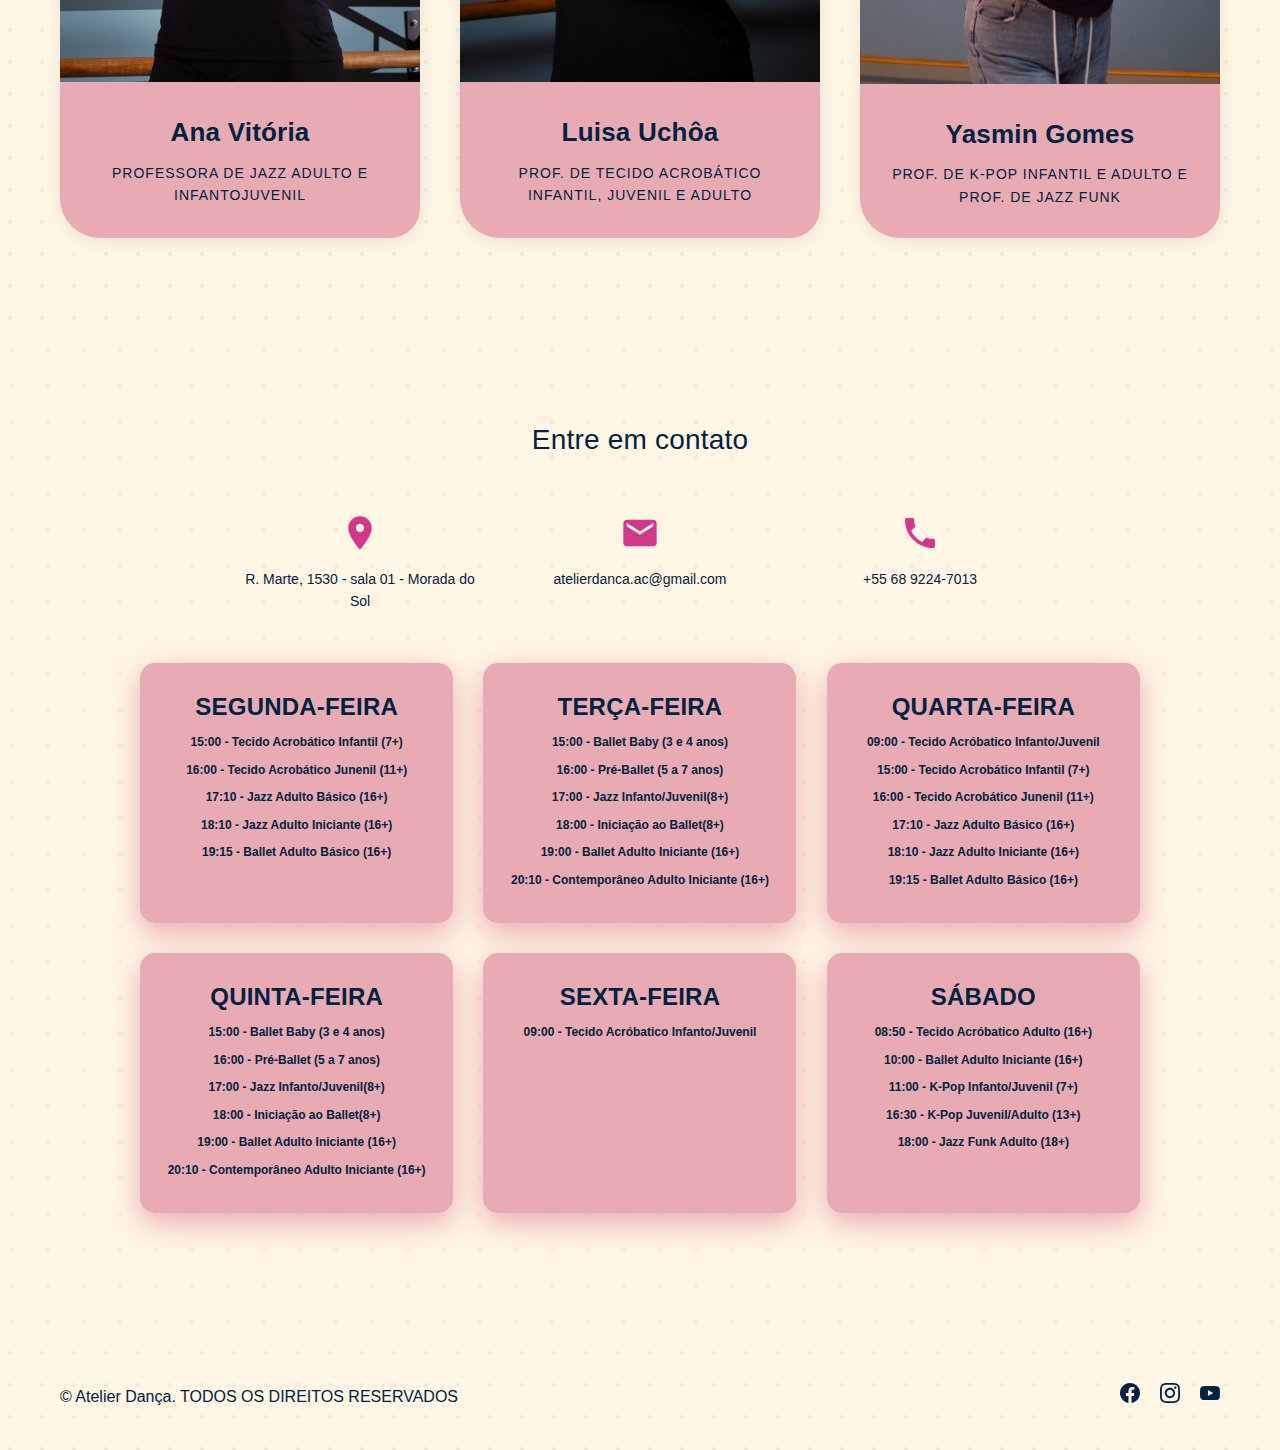
<file: equipe.html>
<!DOCTYPE html>
<html lang="pt-BR">
<head>
    <meta charset="UTF-8">
    <meta name="viewport" content="width=device-width, initial-scale=1.0">
    <title>Equipe - Atelier Dança</title>
    <link rel="stylesheet" href="style.css">
    <link rel="stylesheet" href="equipe.css">
    <link rel="icon" href="/assets/LOGOTIPO_05-SÍMBOLO_BEGE.png" type="image/png">
</head>
<body>
    <!-- Cabeçalho -->
    <header class="header">
        <div class="container">
            <div class="header-content">
                <div class="logo">
                    <a href="index.html">
                    <img src="assets/LOGOTIPO_05-SÍMBOLO_ROSÉ.png" alt="Logo atelier rosé">
                </a>
                
                </div>
                
                <!-- Menu Desktop -->
                <nav class="nav-desktop">
                    <ul>
                        <li><a href="index.html#inicio">Início</a></li>
                        <li><a href="equipe.html" class="active">Equipe</a></li>
                        <li><a href="sobre.html">Sobre Nós</a></li>
                        <li><a href="index.html#depoimentos">Depoimentos</a></li>
                        <li><a href="#blog">Blog</a></li>
                        <li><a href="index.html#contato">Contato</a></li>
                    </ul>
                </nav>

                <!-- Redes Sociais Desktop -->
                <div class="social-links">
                    <a href="#" target="_blank" aria-label="Facebook">
                        <svg width="20" height="20" viewBox="0 0 24 24" fill="currentColor">
                            <path d="M24 12.073c0-6.627-5.373-12-12-12s-12 5.373-12 12c0 5.99 4.388 10.954 10.125 11.854v-8.385H7.078v-3.47h3.047V9.43c0-3.007 1.792-4.669 4.533-4.669 1.312 0 2.686.235 2.686.235v2.953H15.83c-1.491 0-1.956.925-1.956 1.874v2.25h3.328l-.532 3.47h-2.796v8.385C19.612 23.027 24 18.062 24 12.073z"/>
                        </svg>
                    </a>
                    <a href="#" target="_blank" aria-label="Instagram">
                        <svg width="20" height="20" viewBox="0 0 24 24" fill="currentColor">
                            <path d="M12 2.163c3.204 0 3.584.012 4.85.07 3.252.148 4.771 1.691 4.919 4.919.058 1.265.069 1.645.069 4.849 0 3.205-.012 3.584-.069 4.849-.149 3.225-1.664 4.771-4.919 4.919-1.266.058-1.644.07-4.85.07-3.204 0-3.584-.012-4.849-.07-3.26-.149-4.771-1.699-4.919-4.92-.058-1.265-.07-1.644-.07-4.849 0-3.204.013-3.583.07-4.849.149-3.227 1.664-4.771 4.919-4.919 1.266-.057 1.645-.069 4.849-.069zm0-2.163c-3.259 0-3.667.014-4.947.072-4.358.2-6.78 2.618-6.98 6.98-.059 1.281-.073 1.689-.073 4.948 0 3.259.014 3.668.072 4.948.2 4.358 2.618 6.78 6.98 6.98 1.281.058 1.689.072 4.948.072 3.259 0 3.668-.014 4.948-.072 4.354-.2 6.782-2.618 6.979-6.98.059-1.28.073-1.689.073-4.948 0-3.259-.014-3.667-.072-4.947-.196-4.354-2.617-6.78-6.979-6.98-1.281-.059-1.69-.073-4.949-.073zm0 5.838c-3.403 0-6.162 2.759-6.162 6.162s2.759 6.163 6.162 6.163 6.162-2.759 6.162-6.163c0-3.403-2.759-6.162-6.162-6.162zm0 10.162c-2.209 0-4-1.79-4-4 0-2.209 1.791-4 4-4s4 1.791 4 4c0 2.21-1.791 4-4 4zm6.406-11.845c-.796 0-1.441.645-1.441 1.44s.645 1.44 1.441 1.44c.795 0 1.439-.645 1.439-1.44s-.644-1.44-1.439-1.44z"/>
                        </svg>
                    </a>
                    <a href="#" target="_blank" aria-label="YouTube">
                        <svg width="20" height="20" viewBox="0 0 24 24" fill="currentColor">
                            <path d="M23.498 6.186a3.016 3.016 0 0 0-2.122-2.136C19.505 3.545 12 3.545 12 3.545s-7.505 0-9.377.505A3.017 3.017 0 0 0 .502 6.186C0 8.07 0 12 0 12s0 3.93.502 5.814a3.016 3.016 0 0 0 2.122 2.136c1.871.505 9.376.505 9.376.505s7.505 0 9.377-.505a3.015 3.015 0 0 0 2.122-2.136C24 15.93 24 12 24 12s0-3.93-.502-5.814zM9.545 15.568V8.432L15.818 12l-6.273 3.568z"/>
                        </svg>
                    </a>
                </div>

                <!-- Botão Menu Mobile -->
                <button class="menu-toggle" id="menuToggle" aria-label="Menu">
                    <span></span>
                    <span></span>
                    <span></span>
                </button>
            </div>
        </div>

        <!-- Menu Mobile -->
        <nav class="nav-mobile" id="navMobile">
            <ul>
                <li><a href="index.html#inicio">Início</a></li>
                <li><a href="equipe.html">Equipe</a></li>
                <li><a href="sobre.html">Sobre Nós</a></li>
                <li><a href="index.html#depoimentos">Depoimentos</a></li>
                <li><a href="index.html#contato">Contato</a></li>
            </ul>
            <div class="social-links-mobile">
                <a href="#" target="_blank" aria-label="Facebook">
                    <svg width="24" height="24" viewBox="0 0 24 24" fill="currentColor">
                        <path d="M24 12.073c0-6.627-5.373-12-12-12s-12 5.373-12 12c0 5.99 4.388 10.954 10.125 11.854v-8.385H7.078v-3.47h3.047V9.43c0-3.007 1.792-4.669 4.533-4.669 1.312 0 2.686.235 2.686.235v2.953H15.83c-1.491 0-1.956.925-1.956 1.874v2.25h3.328l-.532 3.47h-2.796v8.385C19.612 23.027 24 18.062 24 12.073z"/>
                    </svg>
                </a>
                <a href="#" target="_blank" aria-label="Instagram">
                    <svg width="24" height="24" viewBox="0 0 24 24" fill="currentColor">
                        <path d="M12 2.163c3.204 0 3.584.012 4.85.07 3.252.148 4.771 1.691 4.919 4.919.058 1.265.069 1.645.069 4.849 0 3.205-.012 3.584-.069 4.849-.149 3.225-1.664 4.771-4.919 4.919-1.266.058-1.644.07-4.85.07-3.204 0-3.584-.012-4.849-.07-3.26-.149-4.771-1.699-4.919-4.92-.058-1.265-.07-1.644-.07-4.849 0-3.204.013-3.583.07-4.849.149-3.227 1.664-4.771 4.919-4.919 1.266-.057 1.645-.069 4.849-.069zm0-2.163c-3.259 0-3.667.014-4.947.072-4.358.2-6.78 2.618-6.98 6.98-.059 1.281-.073 1.689-.073 4.948 0 3.259.014 3.668.072 4.948.2 4.358 2.618 6.78 6.98 6.98 1.281.058 1.689.072 4.948.072 3.259 0 3.668-.014 4.948-.072 4.354-.2 6.782-2.618 6.979-6.98.059-1.28.073-1.689.073-4.948 0-3.259-.014-3.667-.072-4.947-.196-4.354-2.617-6.78-6.979-6.98-1.281-.059-1.69-.073-4.949-.073zm0 5.838c-3.403 0-6.162 2.759-6.162 6.162s2.759 6.163 6.162 6.163 6.162-2.759 6.162-6.163c0-3.403-2.759-6.162-6.162-6.162zm0 10.162c-2.209 0-4-1.79-4-4 0-2.209 1.791-4 4-4s4 1.791 4 4c0 2.21-1.791 4-4 4zm6.406-11.845c-.796 0-1.441.645-1.441 1.44s.645 1.44 1.441 1.44c.795 0 1.439-.645 1.439-1.44s-.644-1.44-1.439-1.44z"/>
                    </svg>
                </a>
                <a href="#" target="_blank" aria-label="YouTube">
                    <svg width="24" height="24" viewBox="0 0 24 24" fill="currentColor">
                        <path d="M23.498 6.186a3.016 3.016 0 0 0-2.122-2.136C19.505 3.545 12 3.545 12 3.545s-7.505 0-9.377.505A3.017 3.017 0 0 0 .502 6.186C0 8.07 0 12 0 12s0 3.93.502 5.814a3.016 3.016 0 0 0 2.122 2.136c1.871.505 9.376.505 9.376.505s7.505 0 9.377-.505a3.015 3.015 0 0 0 2.122-2.136C24 15.93 24 12 24 12s0-3.93-.502-5.814zM9.545 15.568V8.432L15.818 12l-6.273 3.568z"/>
                    </svg>
                </a>
            </div>
        </nav>
    </header>

    <!-- Page Title -->
    <section class="page-title">
        <div class="container">
            <h1>Equipe</h1>
        </div>
    </section>

    <!-- Team Section -->
    <section class="team-section">
        <div class="container">
            <div class="team-grid">
                <div class="team-member">
                    <div class="member-image">
                        <img src="assets/alyx.JPG" alt="alyx">
                    </div>
                    <div class="member-info">
                        <h3>Alyx Dantas</h3>
                        <p class="member-role">DIRETOR E PROF. DE BALLET, JAZZ E CONTEMPORÂNEO ADULTO</p>
                    </div>
                </div>

                <div class="team-member">
                    <div class="member-image">
                        <img src="assets/balletAdulto.JPG" alt="profBalletAdulto">
                    </div>
                    <div class="member-info">
                        <h3>Yasmim Cavalcante</h3>
                        <p class="member-role">COORDENADORA E PROF. DE BALLET ADULTO E INFANTOJUVENIL</p>
                    </div>
                </div>

                <div class="team-member">
                    <div class="member-image">
                        <img src="assets/balletInfantil.JPG" alt="profBallet">
                    </div>
                    <div class="member-info">
                        <h3>Maria Elisa</h3>
                        <p class="member-role">PROFESSORA DE BALLET INFANTIL</p>
                    </div>
                </div>

                <div class="team-member">
                    <div class="member-image">
                        <img src="assets/profJazz.JPG" alt="profJazz">
                    </div>
                    <div class="member-info">
                        <h3>Ana Vitória</h3>
                        <p class="member-role">PROFESSORA DE JAZZ ADULTO E INFANTOJUVENIL</p>
                    </div>
                </div>

                <!-- Membro 5 -->
                <div class="team-member">
                    <div class="member-image">
                        <img src="assets/profTecido.JPG" alt="ProfessoraTecido">
                    </div>
                    <div class="member-info">
                        <h3>Luisa Uchôa</h3>
                        <p class="member-role">PROF. DE TECIDO ACROBÁTICO INFANTIL, JUVENIL E ADULTO</p>
                    </div>
                </div>

                <!-- Membro 6 -->
                <div class="team-member">
                    <div class="member-image">
                        <img src="assets/profKpop.jpeg" alt="profKpop">
                    </div>
                    <div class="member-info">
                        <h3>Yasmin Gomes</h3>
                        <p class="member-role">PROF. DE K-POP INFANTIL E ADULTO E PROF. DE JAZZ FUNK</p>
                    </div>
                </div>
            </div>
        </div>
    </section>

    <!-- Contato Section -->
        <section class="contact" id="contato">
        <div class="container">
            <h2 class="contact-title">Entre em contato</h2>
            
            <div class="contact-items-row">
                <div class="contact-item">
                    <div class="contact-icon">
                        <svg width="40" height="40" viewBox="0 0 24 24" fill="#d4368c">
                            <path d="M12 2C8.13 2 5 5.13 5 9c0 5.25 7 13 7 13s7-7.75 7-13c0-3.87-3.13-7-7-7zm0 9.5c-1.38 0-2.5-1.12-2.5-2.5s1.12-2.5 2.5-2.5 2.5 1.12 2.5 2.5-1.12 2.5-2.5 2.5z"/>
                        </svg>
                    </div>
                    <a href="https://maps.app.goo.gl/L8R3YQexycMwY6vj8" target="_blank" style="text-decoration: none;" >R. Marte, 1530 - sala 01 - Morada do Sol</a>
                </div>

                <div class="contact-item">
                    <div class="contact-icon">
                        <svg width="40" height="40" viewBox="0 0 24 24" fill="#d4368c">
                            <path d="M20 4H4c-1.1 0-1.99.9-1.99 2L2 18c0 1.1.9 2 2 2h16c1.1 0 2-.9 2-2V6c0-1.1-.9-2-2-2zm0 4l-8 5-8-5V6l8 5 8-5v2z"/>
                        </svg>
                    </div>
                    <a href="mailto:atelierdanca.ac@gmail.com" target="_blank" style="text-decoration: none;">atelierdanca.ac@gmail.com</a>
                </div>

                <div class="contact-item">
                    <div class="contact-icon">
                        <svg width="40" height="40" viewBox="0 0 24 24" fill="#d4368c">
                            <path d="M6.62 10.79c1.44 2.83 3.76 5.14 6.59 6.59l2.2-2.2c.27-.27.67-.36 1.02-.24 1.12.37 2.33.57 3.57.57.55 0 1 .45 1 1V20c0 .55-.45 1-1 1-9.39 0-17-7.61-17-17 0-.55.45-1 1-1h3.5c.55 0 1 .45 1 1 0 1.25.2 2.45.57 3.57.11.35.03.74-.25 1.02l-2.2 2.2z"/>
                        </svg>
                    </div>
                    <a href="https://api.whatsapp.com/send?phone=556892247013&text=Olá,%20gostaria%20de%20mais%20informações" 
                        style="text-decoration: none;" target="_blank">
                        +55 68 9224-7013
                    </a>
                </div>
            </div>
            <div class="contact-items-row"> 
                <div class="schedule-box">
                <h2>SEGUNDA-FEIRA</h2>
                    <p>15:00 - Tecido Acrobático Infantil (7+)</p>
                    <p>16:00 - Tecido Acrobático Junenil (11+)</p>
                    <p>17:10 - Jazz Adulto Básico (16+)</p>
                    <p>18:10 - Jazz Adulto Iniciante (16+)</p>
                    <p>19:15 - Ballet Adulto Básico (16+)</p>
                </div>
                <div class="schedule-box">
                <h2>TERÇA-FEIRA</h2>
                    <p>15:00 - Ballet Baby (3 e 4 anos)</p>
                    <p>16:00 - Pré-Ballet (5 a 7 anos)</p>
                    <p>17:00 - Jazz Infanto/Juvenil(8+)</p>
                    <p>18:00 - Iniciação ao Ballet(8+)</p>
                    <p>19:00 - Ballet Adulto Iniciante (16+)</p>
                    <p>20:10 - Contemporâneo Adulto Iniciante (16+)</p>
                </div>
                <div class="schedule-box">
                <h2>QUARTA-FEIRA</h2>
                    <p>09:00 - Tecido Acróbatico Infanto/Juvenil</p>
                    <p>15:00 - Tecido Acrobático Infantil (7+)</p>
                    <p>16:00 - Tecido Acrobático Junenil (11+)</p>
                    <p>17:10 - Jazz Adulto Básico (16+)</p>
                    <p>18:10 - Jazz Adulto Iniciante (16+)</p>
                    <p>19:15 - Ballet Adulto Básico (16+)</p>
                </div>
                <div class="schedule-box">
                <h2>QUINTA-FEIRA</h2>
                    <p>15:00 - Ballet Baby (3 e 4 anos)</p>
                    <p>16:00 - Pré-Ballet (5 a 7 anos)</p>
                    <p>17:00 - Jazz Infanto/Juvenil(8+)</p>
                    <p>18:00 - Iniciação ao Ballet(8+)</p>
                    <p>19:00 - Ballet Adulto Iniciante (16+)</p>
                    <p>20:10 - Contemporâneo Adulto Iniciante (16+)</p>
                </div>
                <div class="schedule-box">
                <h2>SEXTA-FEIRA</h2>
                    <p>09:00 - Tecido Acróbatico Infanto/Juvenil</p>
                </div>
                <div class="schedule-box">
                <h2>SÁBADO</h2>
                    <p>08:50 - Tecido Acróbatico Adulto (16+)</p>
                    <p>10:00 - Ballet Adulto Iniciante (16+)</p>
                    <p>11:00 - K-Pop Infanto/Juvenil (7+)</p>
                    <p>16:30 - K-Pop Juvenil/Adulto (13+)</p>
                    <p>18:00 - Jazz Funk Adulto (18+)</p>
                </div>
            </div>

            
             
        </div>
    </section>
    <!-- Footer -->
    <footer class="footer">
        <div class="container">
            <div class="footer-content">
                <p>&copy; Atelier Dança. TODOS OS DIREITOS RESERVADOS</p>
                <div class="footer-social">
                    <a href="#" target="_blank" aria-label="Facebook">
                        <svg width="20" height="20" viewBox="0 0 24 24" fill="currentColor">
                            <path d="M24 12.073c0-6.627-5.373-12-12-12s-12 5.373-12 12c0 5.99 4.388 10.954 10.125 11.854v-8.385H7.078v-3.47h3.047V9.43c0-3.007 1.792-4.669 4.533-4.669 1.312 0 2.686.235 2.686.235v2.953H15.83c-1.491 0-1.956.925-1.956 1.874v2.25h3.328l-.532 3.47h-2.796v8.385C19.612 23.027 24 18.062 24 12.073z"/>
                        </svg>
                    </a>
                    <a href="#" target="_blank" aria-label="Instagram">
                        <svg width="20" height="20" viewBox="0 0 24 24" fill="currentColor">
                            <path d="M12 2.163c3.204 0 3.584.012 4.85.07 3.252.148 4.771 1.691 4.919 4.919.058 1.265.069 1.645.069 4.849 0 3.205-.012 3.584-.069 4.849-.149 3.225-1.664 4.771-4.919 4.919-1.266.058-1.644.07-4.85.07-3.204 0-3.584-.012-4.849-.07-3.26-.149-4.771-1.699-4.919-4.92-.058-1.265-.07-1.644-.07-4.849 0-3.204.013-3.583.07-4.849.149-3.227 1.664-4.771 4.919-4.919 1.266-.057 1.645-.069 4.849-.069zm0-2.163c-3.259 0-3.667.014-4.947.072-4.358.2-6.78 2.618-6.98 6.98-.059 1.281-.073 1.689-.073 4.948 0 3.259.014 3.668.072 4.948.2 4.358 2.618 6.78 6.98 6.98 1.281.058 1.689.072 4.948.072 3.259 0 3.668-.014 4.948-.072 4.354-.2 6.782-2.618 6.979-6.98.059-1.28.073-1.689.073-4.948 0-3.259-.014-3.667-.072-4.947-.196-4.354-2.617-6.78-6.979-6.98-1.281-.059-1.69-.073-4.949-.073zm0 5.838c-3.403 0-6.162 2.759-6.162 6.162s2.759 6.163 6.162 6.163 6.162-2.759 6.162-6.163c0-3.403-2.759-6.162-6.162-6.162zm0 10.162c-2.209 0-4-1.79-4-4 0-2.209 1.791-4 4-4s4 1.791 4 4c0 2.21-1.791 4-4 4zm6.406-11.845c-.796 0-1.441.645-1.441 1.44s.645 1.44 1.441 1.44c.795 0 1.439-.645 1.439-1.44s-.644-1.44-1.439-1.44z"/>
                        </svg>
                    </a>
                    <a href="#" target="_blank" aria-label="YouTube">
                        <svg width="20" height="20" viewBox="0 0 24 24" fill="currentColor">
                            <path d="M23.498 6.186a3.016 3.016 0 0 0-2.122-2.136C19.505 3.545 12 3.545 12 3.545s-7.505 0-9.377.505A3.017 3.017 0 0 0 .502 6.186C0 8.07 0 12 0 12s0 3.93.502 5.814a3.016 3.016 0 0 0 2.122 2.136c1.871.505 9.376.505 9.376.505s7.505 0 9.377-.505a3.015 3.015 0 0 0 2.122-2.136C24 15.93 24 12 24 12s0-3.93-.502-5.814zM9.545 15.568V8.432L15.818 12l-6.273 3.568z"/>
                        </svg>
                    </a>
                </div>
            </div>
        </div>
    </footer>

    <!-- Botão WhatsApp Flutuante -->
    <a href="https://api.whatsapp.com/send?phone=5500000000000&text=Olá,%20gostaria%20de%20mais%20informações" 
       class="whatsapp-float" 
       target="_blank" 
       aria-label="WhatsApp">
        <svg width="32" height="32" viewBox="0 0 24 24" fill="white">
            <path d="M17.472 14.382c-.297-.149-1.758-.867-2.03-.967-.273-.099-.471-.148-.67.15-.197.297-.767.966-.94 1.164-.173.199-.347.223-.644.075-.297-.15-1.255-.463-2.39-1.475-.883-.788-1.48-1.761-1.653-2.059-.173-.297-.018-.458.13-.606.134-.133.298-.347.446-.52.149-.174.198-.298.298-.497.099-.198.05-.371-.025-.52-.075-.149-.669-1.612-.916-2.207-.242-.579-.487-.5-.669-.51-.173-.008-.371-.01-.57-.01-.198 0-.52.074-.792.372-.272.297-1.04 1.016-1.04 2.479 0 1.462 1.065 2.875 1.213 3.074.149.198 2.096 3.2 5.077 4.487.709.306 1.262.489 1.694.625.712.227 1.36.195 1.871.118.571-.085 1.758-.719 2.006-1.413.248-.694.248-1.289.173-1.413-.074-.124-.272-.198-.57-.347m-5.421 7.403h-.004a9.87 9.87 0 01-5.031-1.378l-.361-.214-3.741.982.998-3.648-.235-.374a9.86 9.86 0 01-1.51-5.26c.001-5.45 4.436-9.884 9.888-9.884 2.64 0 5.122 1.03 6.988 2.898a9.825 9.825 0 012.893 6.994c-.003 5.45-4.437 9.884-9.885 9.884m8.413-18.297A11.815 11.815 0 0012.05 0C5.495 0 .16 5.335.157 11.892c0 2.096.547 4.142 1.588 5.945L.057 24l6.305-1.654a11.882 11.882 0 005.683 1.448h.005c6.554 0 11.89-5.335 11.893-11.893a11.821 11.821 0 00-3.48-8.413Z"/>
        </svg>
    </a>

    <script src="script.js"></script>
</body>
</html>
</file>
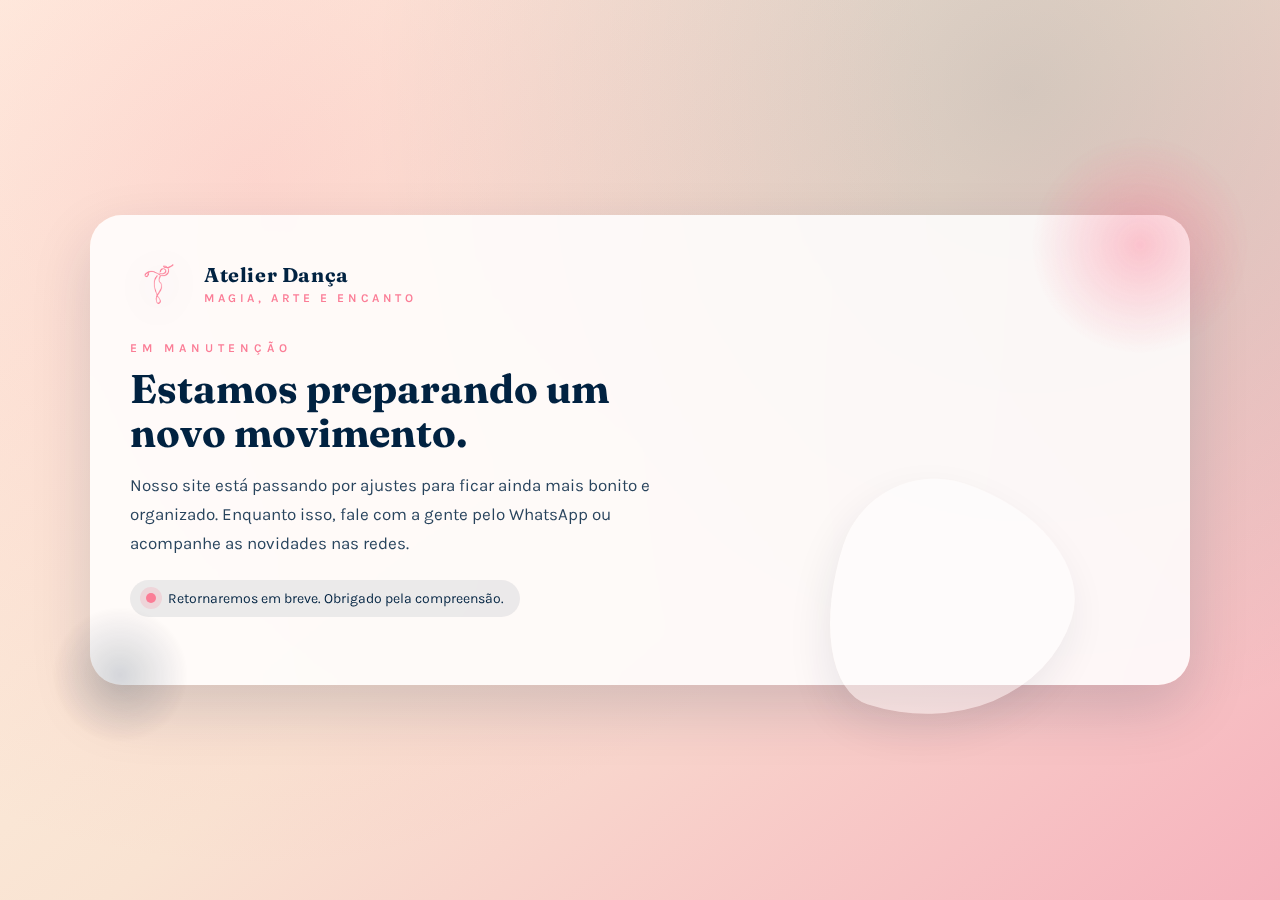
<file: manutencao.html>
<!DOCTYPE html>
<html lang="pt-BR">
<head>
    <meta charset="UTF-8">
    <meta name="viewport" content="width=device-width, initial-scale=1.0">
    <title>Atelier Dança | Manutenção</title>
    <link rel="preconnect" href="https://fonts.googleapis.com">
    <link rel="preconnect" href="https://fonts.gstatic.com" crossorigin>
    <link href="https://fonts.googleapis.com/css2?family=Fraunces:wght@300;500;700&family=Karla:wght@300;400;600&display=swap" rel="stylesheet">
    <link rel="stylesheet" href="manutencao.css">
    <link rel="icon" href="assets/img/logos/LOGOTIPO_05-SIMBOLO_BEGE.png" type="image/png">
</head>
<body>
    <main class="page">
        <section class="card">
            <div class="brand">
                <img src="assets/img/logos/LOGOTIPO_05-SIMBOLO_BEGE.png" alt="Atelier Dan�a">
                <div class="brand-text">
                    <p class="brand-label">Atelier Dança</p>
                    <span class="brand-tagline">Magia, Arte e Encanto</span>
                </div>
            </div>

            <div class="content">
                <p class="eyebrow">Em manutenção</p>
                <h1>Estamos preparando um novo movimento.</h1>
                <p class="lead">
                    Nosso site está passando por ajustes para ficar ainda mais bonito e organizado.
                    Enquanto isso, fale com a gente pelo WhatsApp ou acompanhe as novidades nas redes.
                </p>

                <div class="status">
                    <span class="dot"></span>
                    <p>Retornaremos em breve. Obrigado pela compreensão.</p>
                </div>

            </div>

            </section>

        <div class="ornaments">
            <span class="orb orb-large"></span>
            <span class="orb orb-small"></span>
            <span class="ribbon"></span>
        </div>
    </main>
</body>
</html>
</file>
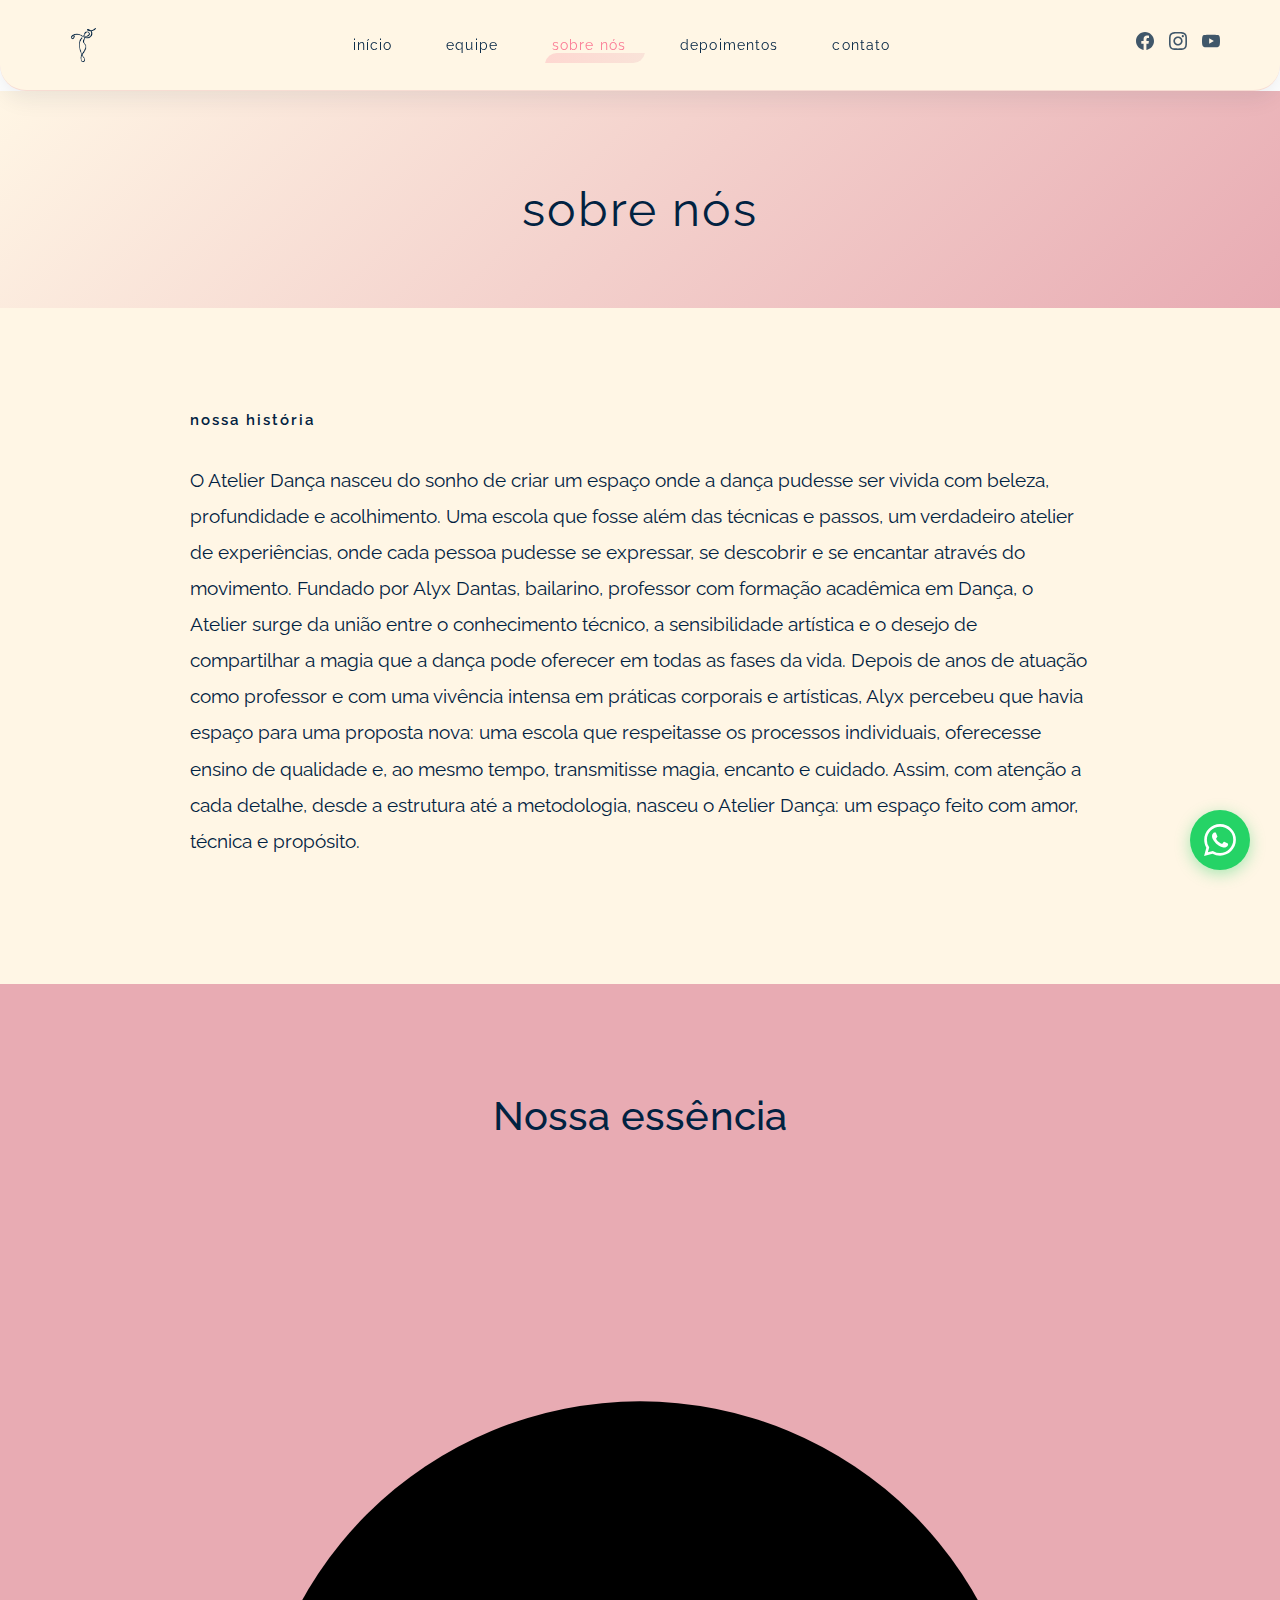
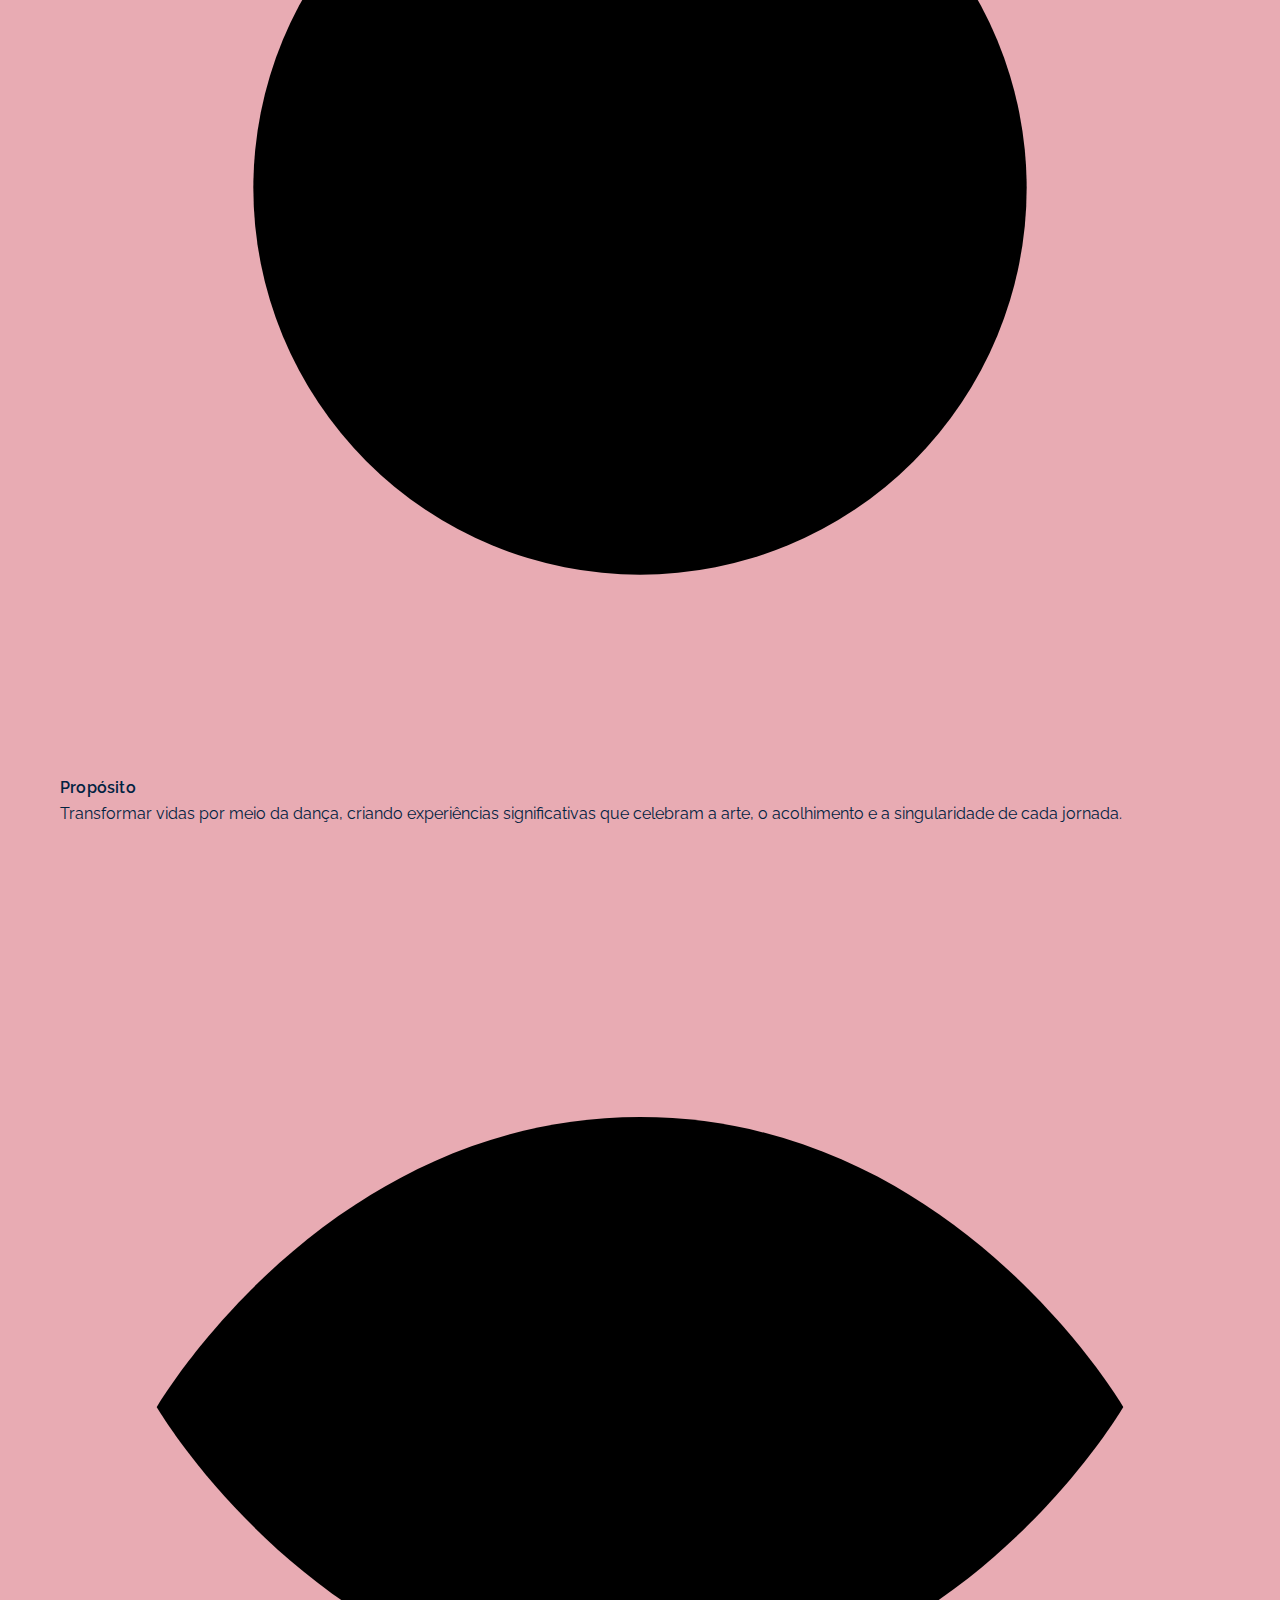
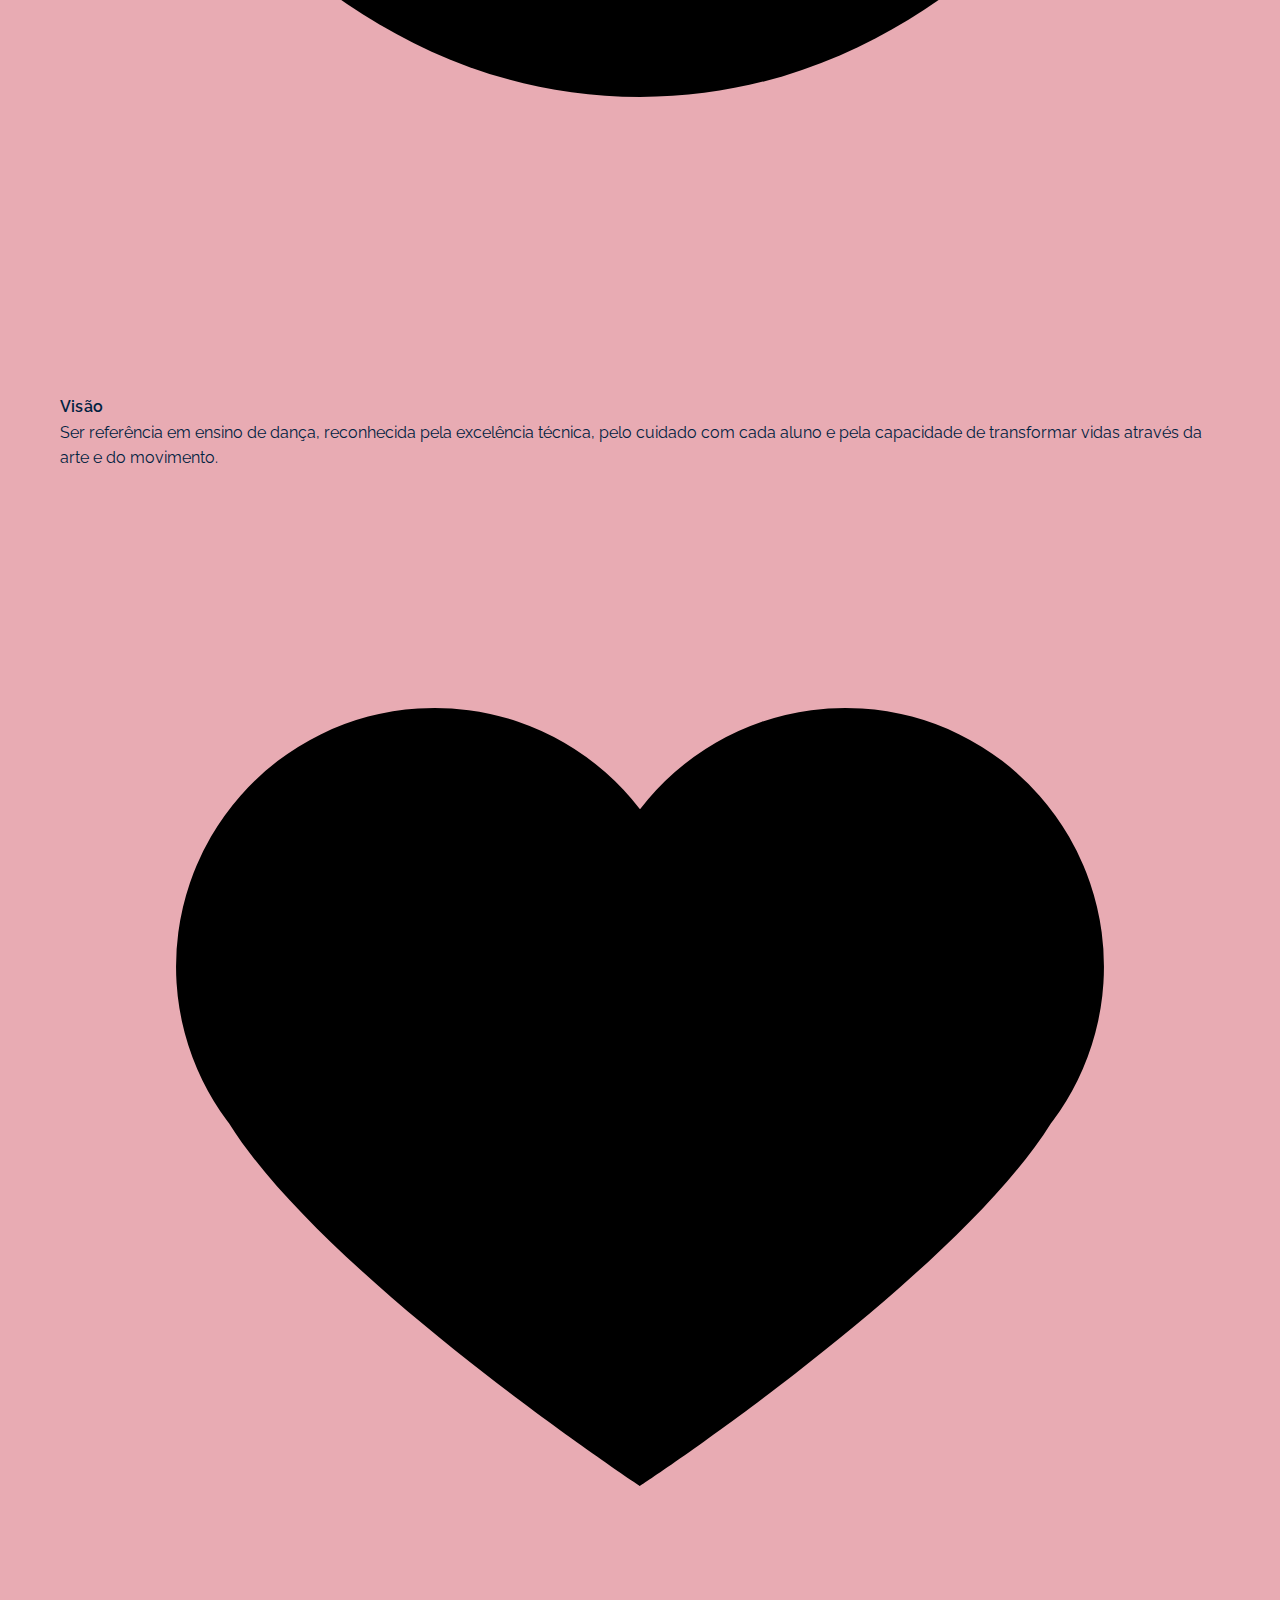
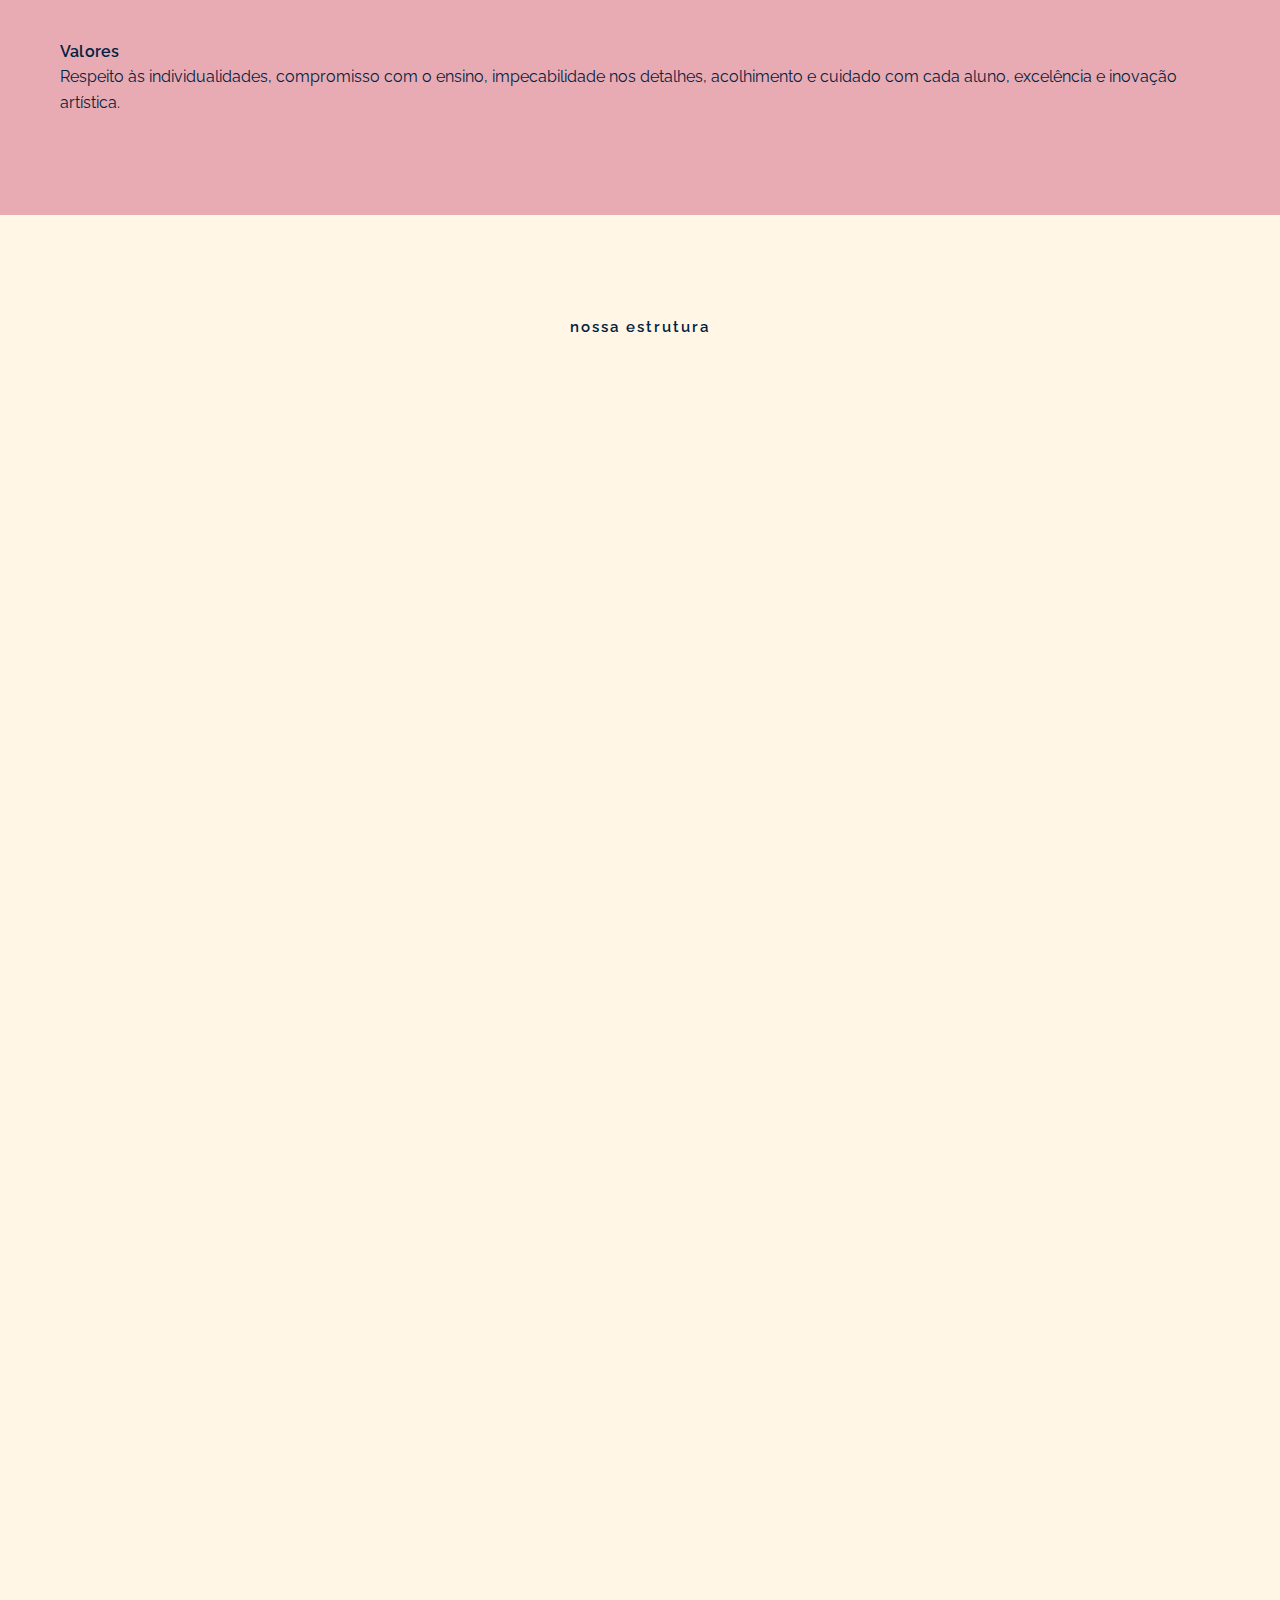
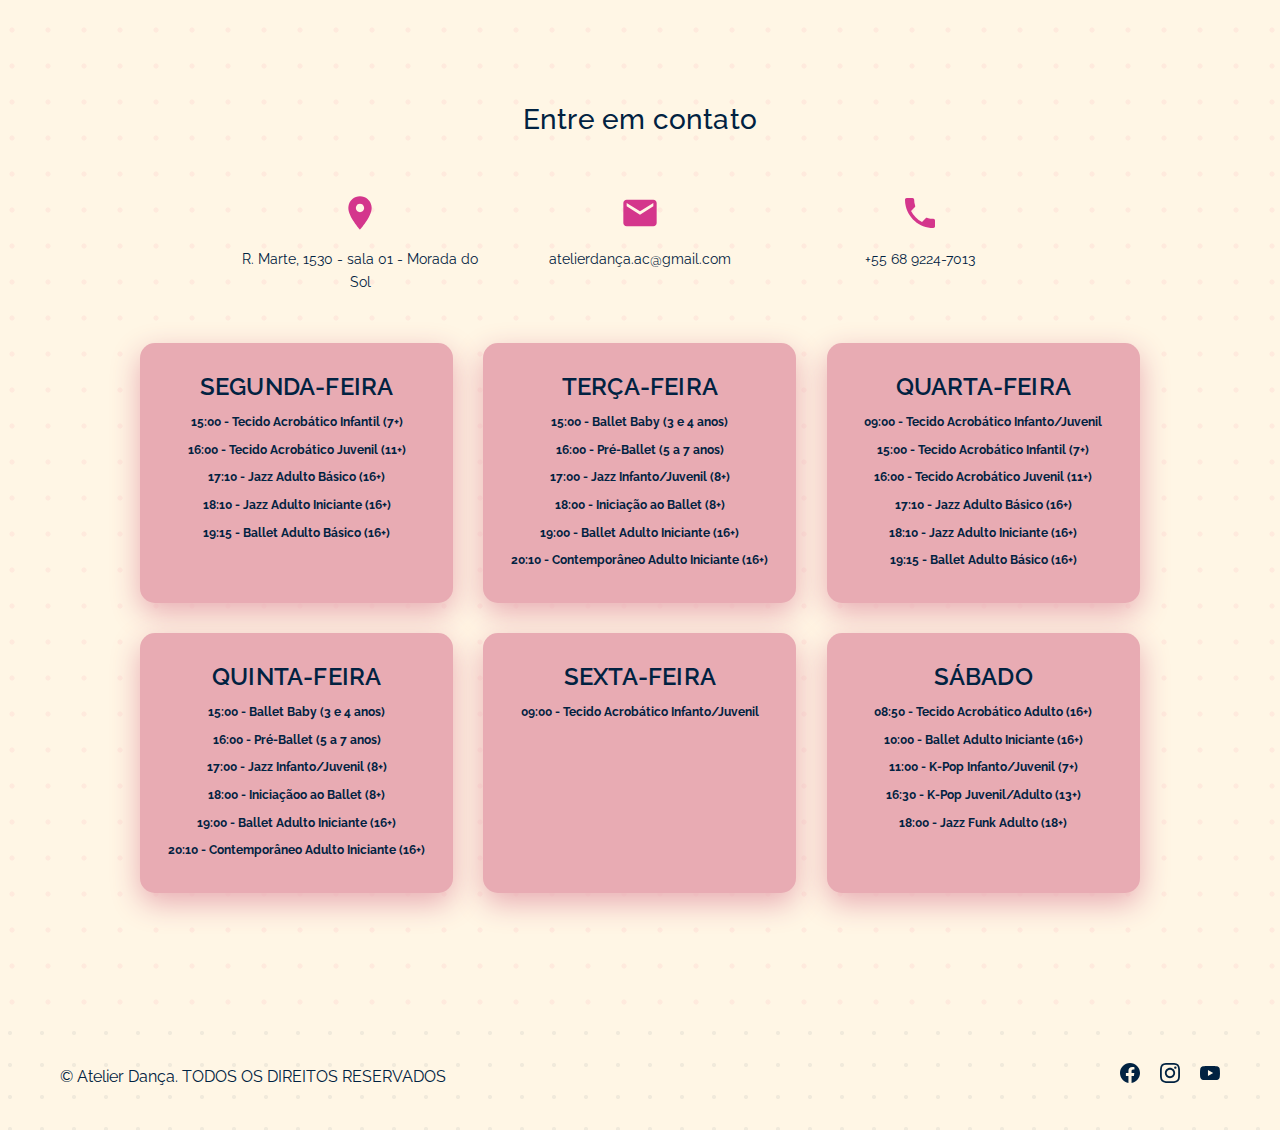
<file: sobre.html>
﻿<!DOCTYPE html>
<html lang="pt-BR">
<head>
    <meta charset="UTF-8">
    <meta name="viewport" content="width=device-width, initial-scale=1.0">
    <title>Sobre Nós - Sua Empresa</title>
    <link rel="preconnect" href="https://fonts.googleapis.com">
    <link rel="preconnect" href="https://fonts.gstatic.com" crossorigin>
    <link href="https://fonts.googleapis.com/css2?family=Raleway:wght@300;400;500;600;700&display=swap" rel="stylesheet">
    <link rel="stylesheet" href="style.css">
    <link rel="stylesheet" href="sobre.css">
    <link rel="icon" href="assets/img/logos/LOGOTIPO_05-SIMBOLO_BEGE.png" type="image/png">
</head>
<body data-page="sobre">
    <div data-component="header"></div>

    <!-- Page Title -->
    <section class="page-title">
        <div class="container">
            <h1>sobre nós</h1>
        </div>
    </section>

    <!-- About Content Section -->
    <section class="about-content">
        <div class="container">
            <div class="about-intro">
                <h4 class="section-subtitle">Nossa história</h4>
                
                <div class="text-content">
                    <p>
                        O Atelier Dança nasceu do sonho de criar um espaço onde a dança pudesse ser vivida
                        com beleza, profundidade e acolhimento.
                        Uma escola que fosse além das técnicas e passos, um verdadeiro atelier de experiências,
                        onde cada pessoa pudesse se expressar, se descobrir e se encantar através do
                        movimento.
                        Fundado por Alyx Dantas, bailarino, professor com formação acadêmica em Dança, o
                        Atelier surge da união entre o conhecimento técnico, a sensibilidade artística e o desejo
                        de compartilhar a magia que a dança pode oferecer em todas as fases da vida.
                        Depois de anos de atuação como professor e com uma vivência intensa em práticas
                        corporais e artísticas, Alyx percebeu que havia espaço para uma proposta nova: uma
                        escola que respeitasse os processos individuais, oferecesse ensino de qualidade e, ao
                        mesmo tempo, transmitisse magia, encanto e cuidado.
                        Assim, com atenção a cada detalhe, desde a estrutura até a metodologia, nasceu o
                        Atelier Dança: um espaço feito com amor, técnica e propósito.
                    </p>
                </div>
            </div>
        </div>
    </section>

    <!-- History Section -->
    <section class="history-section">
        <div class="container">
            <div class="history-header">
                <h3>Nossa essência</h3>
            </div>
            
            <div class="essence-grid">
                <div class="essence-card">
                    <div class="essence-icon" aria-hidden="true">
                        <svg viewBox="0 0 24 24" role="img" focusable="false">
                            <circle cx="12" cy="12" r="8"></circle>
                            <circle cx="12" cy="12" r="2.5"></circle>
                            <path d="M12 2v2"></path>
                            <path d="M12 20v2"></path>
                            <path d="M2 12h2"></path>
                            <path d="M20 12h2"></path>
                        </svg>
                    </div>
                    <h4>Propósito</h4>
                    <p>
                        Transformar vidas por meio da dança, criando experiências significativas que celebram a arte, o acolhimento e a singularidade de cada jornada.
                    </p>
                </div>

                <div class="essence-card">
                    <div class="essence-icon" aria-hidden="true">
                        <svg viewBox="0 0 24 24" role="img" focusable="false">
                            <path d="M2 12s3.5-6 10-6 10 6 10 6-3.5 6-10 6-10-6-10-6z"></path>
                            <circle cx="12" cy="12" r="3"></circle>
                        </svg>
                    </div>
                    <h4>Visão</h4>
                    <p>
                        Ser referência em ensino de dança, reconhecida pela excelência técnica, pelo cuidado com cada aluno e pela capacidade de transformar vidas através da arte e do movimento.
                    </p>
                </div>

                <div class="essence-card">
                    <div class="essence-icon" aria-hidden="true">
                        <svg viewBox="0 0 24 24" role="img" focusable="false">
                            <path d="M12 21s-6.5-4.3-8.5-7.5A4.8 4.8 0 0 1 12 7a4.8 4.8 0 0 1 8.5 6.5C18.5 16.7 12 21 12 21z"></path>
                        </svg>
                    </div>
                    <h4>Valores</h4>
                    <p>
                        Respeito às individualidades, compromisso com o ensino, impecabilidade nos detalhes, acolhimento e cuidado com cada aluno, excelência e inovação artística.
                    </p>
                </div>
            </div>
        </div>
    </section>

    <!-- Structure Gallery Section -->
    <section class="structure-section">
        <div class="container">
            <h4 class="section-subtitle center">nossa estrutura</h4>
            
            <div class="gallery-grid">
                <div class="gallery-item">
                    <div class="gallery-image">
                        <img src="assets/img/estrutura/entrada.jpeg" alt="entrada">
                    </div>
                    <p class="gallery-caption">A entrada principal</p>
                </div>

                <div class="gallery-item">
                    <div class="gallery-image">
                        <img src="assets/img/estrutura/recepcao.jpeg" alt="Recepcao">
                    </div>
                    <p class="gallery-caption">Recepção confortável e ampla</p>
                </div>

                <div class="gallery-item">
                    <div class="gallery-image">
                        <img src="assets/img/estrutura/loja.jpeg" alt="Loja">
                    </div>
                    <p class="gallery-caption">Loja completa</p>
                </div>

                <div class="gallery-item">
                    <div class="gallery-image">
                        <div class="placeholder-gallery">
                            <img src="assets/img/estrutura/sala.jpeg" alt="Sala">
                        </div>
                    </div>
                    <p class="gallery-caption">Sala de Aula</p>
                </div>

                <!-- caso um dia tenha fotos dos espetaculos -->
                <!-- <div class="gallery-item">
                    <div class="gallery-image">
                        <div class="placeholder-gallery">
                            <svg width="100%" height="100%" viewBox="0 0 600 400">
                                <rect width="600" height="400" fill="#f8e8e5"/>
                                <text x="50%" y="50%" text-anchor="middle" dy=".3em" font-size="18" fill="#c4a09a">Foto do Local</text>
                            </svg>
                        </div>
                    </div>
                    <p class="gallery-caption">Nossa galeria</p>
                </div> -->

            
            </div>
        </div>
    </section>

    <div data-component="contact"></div>

    <div data-component="footer"></div>

    <!-- Botão WhatsApp Flutuante -->
    <div data-component="whatsapp"></div>

    <script src="components.js"></script>
    <script src="script.js"></script>
</body>
</html>
</file>
<file: equipe.css>
/* Estilos específicos da página de Equipe */

/* Page Title */
.page-title {
    background:
        radial-gradient(circle at 12px 12px, rgba(251, 125, 150, 0.12) 2px, rgba(251, 125, 150, 0) 3px),
        linear-gradient(135deg, #fff6e5 0%, #e8abb3 100%);
    background-size: 36px 36px, auto;
    padding: 60px 20px 40px;
    text-align: center;
}

.page-title h1 {
    font-size: 36px;
    color: var(--text-dark);
    font-weight: 400;
    letter-spacing: 2px;
}

/* Team Section */
.team-section {
    padding: 80px 20px;
    background:
        radial-gradient(circle at 10px 10px, rgba(1, 34, 65, 0.06) 1.5px, rgba(1, 34, 65, 0) 2.5px),
        var(--white);
    background-size: 32px 32px, auto;
}

.team-grid {
    display: grid;
    grid-template-columns: 1fr;
    gap: 40px;
    max-width: 1200px;
    margin: 0 auto;
}

/* Team Member Card */
.team-member {
    background: var(--bg-light);
    border-radius: 28px 38px 30px 40px;
    overflow: hidden;
    transition: var(--transition);
    box-shadow: 0 5px 20px rgba(0, 0, 0, 0.08);
    animation: fadeInUp 0.6s ease-out;
}

.team-member:hover {
    transform: translateY(-6px) scale(1.01);
    box-shadow: 0 15px 40px rgba(0, 0, 0, 0.15);
}

.member-image {
    width: 100%;
    height: auto;
    overflow: hidden;
    position: relative;
}

.member-image img {
    width: 100%;
    height: 100%;
    object-fit: cover;
    display: block;
}

.placeholder-team-image {
    width: 100%;
    aspect-ratio: 4/5;
    display: flex;
    align-items: center;
    justify-content: center;
    background: #fff6e5;
}

.member-info {
    padding: 25px;
    text-align: center;
}

.member-info h3 {
    font-size: 24px;
    color: var(--text-dark);
    margin-bottom: 8px;
    font-weight: 600;
}

.member-role {
    font-size: 14px;
    color: var(--text-light);
    text-transform: uppercase;
    letter-spacing: 1px;
}

/* Link ativo no menu */
.nav-desktop a.active {
    color: var(--primary-color);
}

.nav-desktop a.active::after {
    width: 100%;
}

/* Responsive Design */
@media (min-width: 480px) {
    .team-grid {
        grid-template-columns: repeat(2, 1fr);
        gap: 30px;
    }
}

@media (min-width: 768px) {
    .page-title h1 {
        font-size: 42px;
    }

    .team-grid {
        grid-template-columns: repeat(3, 1fr);
        gap: 35px;
    }

    .member-info h3 {
        font-size: 22px;
    }

    .member-role {
        font-size: 13px;
    }
}

@media (min-width: 1024px) {
    .team-section {
        padding: 100px 20px;
    }

    .page-title {
        padding: 80px 20px 60px;
    }

    .page-title h1 {
        font-size: 48px;
    }

    .team-grid {
        gap: 40px;
    }

    .member-info {
        padding: 30px;
    }

    .member-info h3 {
        font-size: 26px;
    }

    .member-role {
        font-size: 14px;
    }
}

/* Animação de entrada */
@keyframes fadeInUp {
    from {
        opacity: 0;
        transform: translateY(30px);
    }
    to {
        opacity: 1;
        transform: translateY(0);
    }
}

/* Animação escalonada para os cards */
.team-member:nth-child(1) {
    animation-delay: 0.1s;
}

.team-member:nth-child(2) {
    animation-delay: 0.2s;
}

.team-member:nth-child(3) {
    animation-delay: 0.3s;
}

.team-member:nth-child(4) {
    animation-delay: 0.4s;
}

.team-member:nth-child(5) {
    animation-delay: 0.5s;
}

.team-member:nth-child(6) {
    animation-delay: 0.6s;
}

.team-member:nth-child(7) {
    animation-delay: 0.7s;
}

.team-member:nth-child(8) {
    animation-delay: 0.8s;
}

.team-member:nth-child(9) {
    animation-delay: 0.9s;
}

/* Ajuste do logo para funcionar como link */
.logo a {
    text-decoration: none;
    color: inherit;
}
</file>
<file: manutencao.css>
:root {
    --pink: #fb7d96;
    --pink-soft: #f6b2bd;
    --navy: #012241;
    --beige: #fff6e5;
    --sand: #f9e3d2;
    --white: #ffffff;
    --shadow: 0 24px 60px rgba(1, 34, 65, 0.15);
}

* {
    margin: 0;
    padding: 0;
    box-sizing: border-box;
}

body {
    font-family: 'Karla', 'Segoe UI', Tahoma, Geneva, Verdana, sans-serif;
    color: var(--navy);
    background: radial-gradient(circle at 20% 20%, rgba(251, 125, 150, 0.22), transparent 55%),
        radial-gradient(circle at 80% 10%, rgba(1, 34, 65, 0.15), transparent 50%),
        linear-gradient(140deg, #fff6e5 0%, #f9e3d2 50%, #f6b2bd 100%);
    min-height: 100vh;
    display: flex;
    align-items: center;
    justify-content: center;
    padding: 24px;
}

.page {
    position: relative;
    width: min(1100px, 100%);
}

.card {
    position: relative;
    background: rgba(255, 255, 255, 0.86);
    border-radius: 32px;
    padding: 40px;
    box-shadow: var(--shadow);
    backdrop-filter: blur(12px);
    overflow: hidden;
}

.brand {
    display: flex;
    align-items: center;
    gap: 16px;
    margin-bottom: 28px;
}

.brand img {
    width: 58px;
    height: 58px;
    object-fit: contain;
    filter: drop-shadow(0 8px 18px rgba(1, 34, 65, 0.2));
}

.brand-label {
    font-family: 'Fraunces', 'Times New Roman', serif;
    font-weight: 700;
    font-size: 20px;
    letter-spacing: 0.03em;
}

.brand-tagline {
    font-size: 12px;
    letter-spacing: 0.3em;
    text-transform: uppercase;
    color: var(--pink);
    font-weight: 600;
}

.content {
    max-width: 540px;
}

.eyebrow {
    font-size: 12px;
    letter-spacing: 0.4em;
    text-transform: uppercase;
    color: var(--pink);
    font-weight: 600;
    margin-bottom: 12px;
}

h1 {
    font-family: 'Fraunces', 'Times New Roman', serif;
    font-size: 40px;
    line-height: 1.1;
    margin-bottom: 16px;
}

.lead {
    font-size: 17px;
    line-height: 1.7;
    color: rgba(1, 34, 65, 0.85);
    margin-bottom: 22px;
}

.status {
    display: inline-flex;
    align-items: center;
    gap: 12px;
    padding: 10px 16px;
    border-radius: 999px;
    background: rgba(1, 34, 65, 0.08);
    font-size: 14px;
    margin-bottom: 28px;
}

.dot {
    width: 10px;
    height: 10px;
    border-radius: 50%;
    background: var(--pink);
    box-shadow: 0 0 0 6px rgba(251, 125, 150, 0.2);
    animation: pulse 1.8s infinite;
}

.ornaments {
    position: absolute;
    inset: 0;
    pointer-events: none;
}

.orb {
    position: absolute;
    border-radius: 50%;
    filter: blur(0.5px);
    opacity: 0.85;
}

.orb-large {
    width: 220px;
    height: 220px;
    background: radial-gradient(circle, rgba(251, 125, 150, 0.5), transparent 70%);
    top: -80px;
    right: -60px;
    animation: float 8s ease-in-out infinite;
}

.orb-small {
    width: 140px;
    height: 140px;
    background: radial-gradient(circle, rgba(1, 34, 65, 0.2), transparent 70%);
    bottom: -60px;
    left: -40px;
    animation: float 10s ease-in-out infinite reverse;
}

.ribbon {
    position: absolute;
    right: 120px;
    bottom: -40px;
    width: 240px;
    height: 240px;
    border-radius: 40% 60% 70% 30% / 40% 40% 60% 60%;
    background: rgba(255, 255, 255, 0.45);
    transform: rotate(18deg);
    box-shadow: 0 18px 40px rgba(1, 34, 65, 0.08);
}

@keyframes pulse {
    0% {
        transform: scale(1);
        box-shadow: 0 0 0 6px rgba(251, 125, 150, 0.2);
    }
    70% {
        transform: scale(1.1);
        box-shadow: 0 0 0 12px rgba(251, 125, 150, 0);
    }
    100% {
        transform: scale(1);
        box-shadow: 0 0 0 6px rgba(251, 125, 150, 0);
    }
}

@keyframes float {
    0%, 100% {
        transform: translateY(0);
    }
    50% {
        transform: translateY(12px);
    }
}

@media (max-width: 720px) {
    .card {
        padding: 28px 22px;
    }

    h1 {
        font-size: 30px;
    }

    .brand {
        flex-direction: column;
        align-items: flex-start;
    }

    .ornaments {
        display: none;
    }
}
</file>
<file: sobre.css>
/* Estilos específicos da página Sobre Nós */

/* Page Title */
.page-title {
    background: linear-gradient(135deg, #fff6e5 0%, #e8abb3 100%);
    padding: 60px 20px 40px;
    text-align: center;
}

.page-title h1 {
    font-size: 36px;
    color: var(--text-dark);
    font-weight: 400;
    text-transform: lowercase;
    letter-spacing: 2px;
}

/* About Content Section */
.about-content {
    padding: 80px 20px;
    background: var(--white);
}

.about-intro {
    max-width: 900px;
    margin: 0 auto;
}

.section-subtitle {
    font-size: 14px;
    color: var(--text-light);
    text-transform: lowercase;
    letter-spacing: 2px;
    margin-bottom: 30px;
}

.section-subtitle.center {
    text-align: center;
}

.text-content {
    line-height: 1.9;
}

.text-content p {
    font-size: 18px;
    color: var(--text-light);
    margin-bottom: 25px;
}

.highlight-text {
    font-weight: 600;
    color: var(--text-dark);
    font-size: 19px !important;
}

/* History Section */
.history-section {
    padding: 80px 20px;
    background: var(--bg-light);
}

.history-header {
    text-align: center;
    margin-bottom: 60px;
}

.section-label {
    font-size: 14px;
    color: var(--text-light);
    text-transform: lowercase;
    letter-spacing: 2px;
    margin-bottom: 15px;
}

.history-header h3 {
    font-size: 32px;
    color: var(--text-dark);
    font-weight: 500;
}

/* Timeline */
.timeline {
    max-width: 1000px;
    margin: 0 auto;
}

.timeline-item {
    display: flex;
    flex-direction: column;
    gap: 30px;
    margin-bottom: 60px;
    align-items: center;
}

.timeline-image {
    width: 100%;
    max-width: 600px;
    border-radius: 15px;
    overflow: hidden;
    box-shadow: 0 10px 30px rgba(0, 0, 0, 0.1);
}

.placeholder-history {
    width: 100%;
    aspect-ratio: 3/2;
    display: flex;
    align-items: center;
    justify-content: center;
    background: #fff6e5;
}

.timeline-content {
    width: 100%;
    max-width: 600px;
    text-align: center;
}

.timeline-content p {
    font-size: 18px;
    line-height: 1.8;
    color: var(--text-light);
}

/* Structure Gallery Section */
.structure-section {
    padding: 80px 20px;
    background: var(--white);
}

.gallery-grid {
    display: grid;
    grid-template-columns: 1fr;
    gap: 30px;
    max-width: 1200px;
    margin: 40px auto 0;
}

.gallery-item {
    background: var(--bg-light);
    border-radius: 15px;
    overflow: hidden;
    box-shadow: 0 5px 20px rgba(0, 0, 0, 0.08);
    transition: var(--transition);
    cursor: pointer;
}

.gallery-item:hover {
    transform: translateY(-5px);
    box-shadow: 0 10px 30px rgba(0, 0, 0, 0.15);
}

.gallery-image {
    width: 100%;
    overflow: hidden;
}

.gallery-image img {
    width: 100%;
    height: 100%;
    object-fit: cover;
    display: block;
    
}

.placeholder-gallery {
    width: 100%;
    display: flex;
    align-items: center;
    justify-content: center;
    background: #fff6e5;
}

.gallery-caption {
    padding: 20px;
    text-align: center;
    font-size: 16px;
    color: var(--text-dark);
    font-weight: 500;
}

/* Link ativo no menu */
.nav-desktop a.active {
    color: var(--primary-color);
}

.nav-desktop a.active::after {
    width: 100%;
}

/* Ajuste do logo para funcionar como link */
.logo a {
    text-decoration: none;
    color: inherit;
}

/* Responsive Design */
@media (min-width: 600px) {
    .gallery-grid {
        grid-template-columns: repeat(2, 1fr);
    }
}

@media (min-width: 768px) {
    .page-title h1 {
        font-size: 42px;
    }

    .timeline-item {
        flex-direction: row;
        justify-content: space-between;
        gap: 50px;
    }

    .timeline-item.reverse {
        flex-direction: row-reverse;
    }

    .timeline-image,
    .timeline-content {
        width: 48%;
        max-width: none;
    }

    .timeline-content {
        display: flex;
        align-items: center;
        text-align: left;
    }

    .timeline-item.reverse .timeline-content {
        text-align: left;
    }

    .gallery-grid {
        grid-template-columns: repeat(3, 1fr);
        gap: 30px;
    }

    .section-subtitle {
        font-size: 15px;
    }

    .history-header h3 {
        font-size: 36px;
    }
}

@media (min-width: 1024px) {
    .page-title {
        padding: 80px 20px 60px;
    }

    .page-title h1 {
        font-size: 48px;
    }

    .about-content {
        padding: 100px 20px;
    }

    .history-section {
        padding: 100px 20px;
    }

    .structure-section {
        padding: 100px 20px;
    }

    .text-content p {
        font-size: 19px;
    }

    .timeline-content p {
        font-size: 19px;
    }

    .history-header h3 {
        font-size: 40px;
    }

    .timeline-item {
        margin-bottom: 80px;
    }
}

/* Animações */
@keyframes fadeInUp {
    from {
        opacity: 0;
        transform: translateY(30px);
    }
    to {
        opacity: 1;
        transform: translateY(0);
    }
}

.timeline-item,
.gallery-item {
    animation: fadeInUp 0.8s ease-out;
    opacity: 0;
    animation-fill-mode: forwards;
}

.timeline-item:nth-child(1) {
    animation-delay: 0.1s;
}

.timeline-item:nth-child(2) {
    animation-delay: 0.3s;
}

.gallery-item:nth-child(1) {
    animation-delay: 0.1s;
}

.gallery-item:nth-child(2) {
    animation-delay: 0.2s;
}

.gallery-item:nth-child(3) {
    animation-delay: 0.3s;
}

.gallery-item:nth-child(4) {
    animation-delay: 0.4s;
}

.gallery-item:nth-child(5) {
    animation-delay: 0.5s;
}

.gallery-item:nth-child(6) {
    animation-delay: 0.6s;
}

.gallery-item:nth-child(7) {
    animation-delay: 0.7s;
}

.gallery-item:nth-child(8) {
    animation-delay: 0.8s;
}

.gallery-item:nth-child(9) {
    animation-delay: 0.9s;
}
</file>
<file: style.css>
/* Reset e Variáveis */
* {
    margin: 0;
    padding: 0;
    box-sizing: border-box;
}

:root {
    --primary-color: #fb7d96;
    --primary-dark: #fb7d96;
    --text-dark: #012241;
    --text-light: #012241;
    --bg-light: #e8abb3;
    --white: #fff6e5;
    --border-color: #e8abb3;
    --transition: all 0.3s ease;
}

body {
    font-family: 'Raleway', 'Segoe UI', Tahoma, Geneva, Verdana, sans-serif;
    line-height: 1.6;
    color: var(--text-dark);
    overflow-x: hidden;
}

h1, h2, h3, h4 {
    font-weight: 600;
    letter-spacing: 0.2px;
}

.container {
    max-width: 1200px;
    margin: 0 auto;
    padding: 0 20px;
}

/* Header */
.header {
    background: var(--white);
    box-shadow: 0 8px 22px rgba(1, 34, 65, 0.08);
    position: sticky;
    top: 0;
    z-index: 1000;
    border-bottom: 1px solid rgba(232, 171, 179, 0.35);
    border-radius: 0 0 26px 26px;
}

.header-content {
    display: flex;
    justify-content: space-between;
    align-items: center;
    padding: 20px 0;
    gap: 24px;
}

.logo {
    display: flex;
    align-items: flex-start;
    flex-direction: column;
    gap: 6px;
}

.logo a {
    display: block;
    line-height: 0;
}

.logo img {
    height: 50px;
    width: auto;
    display: block;
    transition: var(--transition);
}

.logo-slogan {
    font-size: 11px;
    letter-spacing: 0.35em;
    text-transform: uppercase;
    color: var(--primary-color);
    font-weight: 600;
}

.logo img:hover {
    opacity: 0.8;
}

/* Navegação Desktop */
.nav-desktop {
    display: none;
}

.nav-desktop ul {
    display: flex;
    list-style: none;
    gap: 30px;
}

.nav-desktop a {
    text-decoration: none;
    color: var(--text-dark);
    font-size: 14px;
    text-transform: lowercase;
    transition: var(--transition);
    position: relative;
    padding: 8px 12px;
    border-radius: 999px;
    letter-spacing: 0.08em;
}

.nav-desktop a::after {
    content: '';
    position: absolute;
    bottom: -2px;
    left: 6px;
    right: 6px;
    height: 10px;
    background: linear-gradient(90deg, rgba(251, 125, 150, 0.25), rgba(232, 171, 179, 0.25));
    opacity: 0;
    transform: scaleX(0.7) skewX(-10deg);
    transition: var(--transition);
    border-radius: 999px 20px 999px 20px;
}

.nav-desktop a:hover {
    color: var(--primary-color);
}

.nav-desktop a:hover::after,
.nav-desktop a.active::after {
    opacity: 1;
    transform: scaleX(1) skewX(-10deg);
}

.social-links a {
    color: var(--text-dark);
    opacity: 0.75;
}

.social-links svg {
    width: 18px;
    height: 18px;
}

.social-links a:hover {
    color: var(--primary-color);
    opacity: 1;
    transform: translateY(-1px);
}

.nav-cta {
    display: none;
    padding: 12px 22px;
    background: var(--primary-color);
    color: var(--white);
    border-radius: 999px;
    text-decoration: none;
    font-size: 14px;
    font-weight: 600;
    transition: var(--transition);
}

.nav-cta:hover {
    transform: translateY(-2px);
    box-shadow: 0 8px 20px rgba(251, 125, 150, 0.35);
}

/* Redes Sociais Desktop */
.social-links {
    display: none;
    gap: 15px;
}

.social-links a {
    color: var(--text-dark);
    transition: var(--transition);
}

.social-links a:hover {
    color: var(--primary-color);
    transform: translateY(-2px);
}

/* Menu Toggle (Hamburguer) */
.menu-toggle {
    display: flex;
    flex-direction: column;
    gap: 5px;
    background: none;
    border: none;
    cursor: pointer;
    padding: 5px;
}

.menu-toggle span {
    width: 25px;
    height: 3px;
    background: var(--text-dark);
    transition: var(--transition);
}

.menu-toggle.active span:nth-child(1) {
    transform: rotate(45deg) translate(8px, 8px);
}

.menu-toggle.active span:nth-child(2) {
    opacity: 0;
}

.menu-toggle.active span:nth-child(3) {
    transform: rotate(-45deg) translate(7px, -6px);
}

/* Navegação Mobile */
.nav-mobile {
    display: none;
    background: var(--white);
    border-top: 1px solid var(--border-color);
    padding: 20px 0;
    text-align: center;
}

.nav-mobile.active {
    display: block;
}

.nav-mobile ul {
    list-style: none;
    text-align: center;
}

.nav-mobile li {
    margin: 15px 0;
}

.nav-mobile a {
    text-decoration: none;
    color: var(--text-dark);
    font-size: 16px;
    text-transform: lowercase;
    transition: var(--transition);
}

.nav-mobile a:hover {
    color: var(--primary-color);
}

.social-links-mobile {
    display: flex;
    justify-content: center;
    gap: 20px;
    margin-top: 25px;
    padding-top: 20px;
    border-top: 1px solid var(--border-color);
}

.social-links-mobile a {
    color: var(--text-dark);
    transition: var(--transition);
}

.social-links-mobile a:hover {
    color: var(--primary-color);
}

.nav-mobile-cta {
    display: inline-flex;
    align-items: center;
    justify-content: center;
    margin: 10px auto 0;
    padding: 12px 26px;
    background: var(--primary-color);
    color: var(--white);
    border-radius: 999px;
    text-decoration: none;
    font-size: 14px;
    font-weight: 600;
    transition: var(--transition);
}

.nav-mobile-cta:hover {
    transform: translateY(-2px);
    box-shadow: 0 8px 18px rgba(251, 125, 150, 0.35);
}

/* Hero Section */
.hero {
    background:
        radial-gradient(circle at 12px 12px, rgba(251, 125, 150, 0.12) 2px, rgba(251, 125, 150, 0) 3px),
        linear-gradient(135deg, #fff6e5 0%, #e8abb3 100%);
    background-size: 36px 36px, auto;
    padding: 80px 20px;
}

.hero-content {
    max-width: 1200px;
    margin: 0 auto;
    display: flex;
    flex-direction: column;
    align-items: center;
    gap: 40px;
}

.hero-image {
    width: 100%;
    max-width: 400px;
}

.hero-text {
    text-align: center;
    max-width: 800px;
}

.hero-text h2 {
    font-size: 28px;
    line-height: 1.4;
    color: var(--text-dark);
    margin-bottom: 20px;
    font-weight: 400;
}

.hero-slogan {
    font-size: 14px;
    letter-spacing: 0.35em;
    text-transform: uppercase;
    color: var(--primary-color);
    font-weight: 600;
    margin-bottom: 14px;
}

.hero-author {
    font-size: 18px;
    color: var(--text-light);
    font-style: italic;
}

/* Placeholders para imagens */
.placeholder-image,
.placeholder-avatar {
    width: 100%;
    height: 100%;
    display: flex;
    align-items: center;
    justify-content: center;
    background: var(--white);
    border-radius: 10px;
}

.placeholder-avatar {
    border-radius: 50%;
}

/* Featured Section */
.featured {
    background:
        radial-gradient(circle at 10px 10px, rgba(1, 34, 65, 0.08) 1.5px, rgba(1, 34, 65, 0) 2.5px),
        var(--white);
    background-size: 32px 32px, auto;
    padding: 80px 20px;
    text-align: center;
}

.featured h2 {
    font-size: 32px;
    margin-bottom: 20px;
    color: var(--text-dark);
}

.featured p {
    font-size: 18px;
    color: var(--text-light);
    max-width: 800px;
    margin: 0 auto 30px;
    line-height: 1.8;
}

.btn-primary {
    display: inline-block;
    padding: 15px 40px;
    background: var(--primary-color);
    color: var(--white);
    text-decoration: none;
    border-radius: 30px;
    font-size: 16px;
    transition: var(--transition);
    text-transform: lowercase;
}

.btn-secondary {
    display: inline-block;
    padding: 14px 36px;
    background: var(--white);
    color: var(--primary-color);
    border: 2px solid var(--primary-color);
    text-decoration: none;
    border-radius: 30px;
    font-size: 16px;
    transition: var(--transition);
    text-transform: lowercase;
}

.btn-secondary:hover {
    background: var(--primary-color);
    color: var(--white);
    transform: translateY(-2px);
    box-shadow: 0 5px 15px rgba(212, 165, 165, 0.3);
}

.btn-primary:hover {
    background: var(--primary-dark);
    transform: translateY(-2px);
    box-shadow: 0 5px 15px rgba(212, 165, 165, 0.3);
}

/* Services Section */
.services {
    background:
        radial-gradient(circle at 14px 14px, rgba(1, 34, 65, 0.06) 1.5px, rgba(1, 34, 65, 0) 2.5px),
        var(--bg-light);
    background-size: 34px 34px, auto;
    padding: 80px 20px;
}

.section-label {
    text-align: center;
    font-size: 2em;
    color: var(--text-light);
    margin-bottom: 60px;
    letter-spacing: 2px;
    font-weight: 600;
}

.service-item {
    display: flex;
    flex-direction: column;
    gap: 40px;
    margin-bottom: 80px;
    align-items: center;
}

.service-image {
    width: 100%;
    max-width: 31em;
    max-height: 41em;
    border-radius: 15px;
    overflow: hidden;
    box-shadow: 0 10px 30px rgba(0, 0, 0, 0.1);
}

.service-image img {
    width: 100%;
    height: 100%;
    object-fit: cover;
    display: block;
    transition: var(--transition);
}

.service-image img:hover {
    transform: scale(1.05);
}

.service-image img,
.gallery-image img,
.member-image img {
    filter: saturate(1.05);
}

.service-content {
    width: 100%;
    max-width: 600px;
}

.service-content h2 {
    font-size: 32px;
    margin-bottom: 20px;
    color: var(--text-dark);
}

.service-content p {
    font-size: 18px;
    line-height: 1.8;
    color: var(--text-light);
}

/* Differentials Section */
.differentials {
    background:
        radial-gradient(circle at 12px 12px, rgba(251, 125, 150, 0.12) 2px, rgba(251, 125, 150, 0) 3px),
        var(--white);
    background-size: 36px 36px, auto;
    padding: 90px 20px;
    text-align: center;
}

.differentials h2 {
    font-size: 32px;
    margin-bottom: 20px;
    color: var(--text-dark);
}

.differentials p {
    font-size: 18px;
    color: var(--text-light);
    max-width: 900px;
    margin: 0 auto 40px;
    line-height: 1.8;
}

.differentials-list {
    list-style: none;
    display: grid;
    grid-template-columns: 1fr;
    gap: 18px;
    max-width: 1100px;
    margin: 0 auto;
    padding: 0;
}

.differentials-list li {
    position: relative;
    background: var(--bg-light);
    border-radius: 28px 38px 30px 40px;
    padding: 20px 22px;
    color: var(--text-dark);
    font-weight: 600;
    box-shadow: 0 10px 24px rgba(0, 0, 0, 0.08);
    overflow: hidden;
    transition: transform 250ms ease, box-shadow 250ms ease;
}

.differentials-list li:hover {
    transform: translateY(-6px) scale(1.02);
    box-shadow: 0 16px 32px rgba(0, 0, 0, 0.12);
}

.highlight-brand {
    color: var(--primary-color);
    position: relative;
}

.highlight-brand::after {
    content: '';
    position: absolute;
    left: -4px;
    right: -4px;
    bottom: 2px;
    height: 8px;
    background: rgba(251, 125, 150, 0.2);
    z-index: -1;
    border-radius: 999px;
}

/* Testimonials Section */
.testimonials {
    background:
        radial-gradient(circle at 14px 14px, rgba(1, 34, 65, 0.06) 1.5px, rgba(1, 34, 65, 0) 2.5px),
        var(--white);
    background-size: 34px 34px, auto;
    padding: 80px 20px;
}

.testimonials-slider {
    max-width: 900px;
    margin: 0 auto;
    position: relative;
    overflow: hidden;
}

.testimonial-track {
    display: flex;
    transition: transform 0.5s ease;
}

.testimonial-item {
    min-width: 100%;
    padding: 40px;
    background: var(--bg-light);
    border-radius: 15px;
    box-shadow: 0 5px 20px rgba(0, 0, 0, 0.05);
}

.testimonial-text {
    font-size: 18px;
    line-height: 1.8;
    color: var(--text-dark);
    margin-bottom: 30px;
    font-style: italic;
}

.testimonial-author {
    display: flex;
    align-items: center;
    gap: 20px;
}

.author-image {
    width: 80px;
    height: 80px;
    flex-shrink: 0;
}

.author-info {
    display: flex;
    flex-direction: column;
}

.author-info strong {
    font-size: 18px;
    color: var(--text-dark);
    margin-bottom: 5px;
}

.author-info span {
    font-size: 14px;
    color: var(--text-light);
}

/* Slider Buttons */
.slider-btn {
    position: absolute;
    top: 50%;
    transform: translateY(-50%);
    background: var(--white);
    border: 2px solid var(--primary-color);
    color: var(--primary-color);
    width: 50px;
    height: 50px;
    border-radius: 50%;
    font-size: 24px;
    cursor: pointer;
    transition: var(--transition);
    display: flex;
    align-items: center;
    justify-content: center;
    z-index: 10;
}

.slider-btn:hover {
    background: var(--primary-color);
    color: var(--white);
}

.slider-btn.prev {
    left: -25px;
}

.slider-btn.next {
    right: -25px;
}

/* Map Section */
.map-section {
    background:
        radial-gradient(circle at 12px 12px, rgba(251, 125, 150, 0.12) 2px, rgba(251, 125, 150, 0) 3px),
        var(--white);
    background-size: 36px 36px, auto;
    padding: 80px 20px;
    text-align: center;
}

.map-section h2 {
    font-size: 32px;
    margin-bottom: 20px;
    color: var(--text-dark);
}

.map-section p {
    font-size: 18px;
    color: var(--text-light);
    max-width: 900px;
    margin: 0 auto 40px;
    line-height: 1.8;
}

.map-embed {
    position: relative;
    width: 100%;
    padding-top: 56.25%;
    border-radius: 16px;
    overflow: hidden;
    box-shadow: 0 8px 18px rgba(1, 34, 65, 0.12);
    background: var(--white);
}

.map-embed iframe {
    position: absolute;
    inset: 0;
    width: 100%;
    height: 100%;
    border: 0;
}

.map-actions {
    display: flex;
    flex-direction: column;
    gap: 14px;
    text-align: center;
}

.map-actions p {
    color: var(--text-dark);
    font-size: 16px;
    line-height: 1.6;
}

/* FAQ Section */
.faq {
    background: var(--white);
    padding: 80px 20px;
    text-align: center;
}

.faq h2 {
    font-size: 32px;
    margin-bottom: 14px;
    color: var(--text-dark);
}

.faq p {
    font-size: 18px;
    color: var(--text-light);
    max-width: 900px;
    margin: 0 auto 40px;
    line-height: 1.8;
}

.faq-list {
    display: flex;
    flex-direction: column;
    gap: 18px;
    max-width: 900px;
    margin: 0 auto;
}

.faq-item {
    border-radius: 22px;
    border: 1px solid rgba(232, 171, 179, 0.6);
    background: var(--bg-light);
    box-shadow: 0 12px 28px rgba(1, 34, 65, 0.08);
    overflow: hidden;
    transition: transform 250ms ease, box-shadow 250ms ease;
}

.faq-item[open] {
    box-shadow: 0 18px 38px rgba(1, 34, 65, 0.12);
    transform: translateY(-2px);
}

.faq-item summary {
    cursor: pointer;
    list-style: none;
    padding: 20px 26px;
    font-size: 18px;
    font-weight: 600;
    color: var(--text-dark);
    display: flex;
    align-items: center;
    justify-content: space-between;
    gap: 16px;
    background: rgba(251, 125, 150, 0.12);
}

.faq-item summary::-webkit-details-marker {
    display: none;
}

.faq-item summary::marker {
    content: '';
}

.faq-item summary::after {
    content: '+';
    font-size: 22px;
    line-height: 1;
    color: var(--primary-color);
    transition: transform 200ms ease;
}

.faq-item[open] summary::after {
    transform: rotate(45deg);
}

.faq-item summary:focus-visible {
    outline: 2px solid rgba(251, 125, 150, 0.6);
    outline-offset: 3px;
    border-radius: 14px;
}

.faq-content {
    padding: 12px 26px 22px;
    text-align: left;
    color: var(--text-light);
    font-size: 16px;
    line-height: 1.8;
    background: var(--white);
}

.faq-item[open] .faq-content {
    animation: fadeInUp 0.35s ease;
}

/* Contact Section */
.contact {
    background:
        radial-gradient(circle at 12px 12px, rgba(251, 125, 150, 0.1) 2px, rgba(251, 125, 150, 0) 3px),
        var(--white);
    background-size: 36px 36px, auto;
    padding: 80px 20px;
    text-align: center;
}

.contact-title {
    font-size: 28px;
    margin-bottom: 50px;
    color: var(--text-dark);
    font-weight: 500;
}

.contact-items-row {
    display: flex;
    flex-direction: row;
    justify-content: center;
    gap: 30px;
    max-width: 1000px;
    margin: 0 auto 50px;
    flex-wrap: wrap;
}

.contact-item {
    display: flex;
    flex-direction: column;
    align-items: center;
    gap: 15px;
    flex: 1;
    min-width: 150px;
    max-width: 250px;
}

.contact-icon {
    display: flex;
    align-items: center;
    justify-content: center;
}

.contact-item p {
    font-size: 14px;
    color: var(--text-dark);
    line-height: 1.6;
    margin: 0;
}

.contact-item a {
    font-size: 14px;
    color: var(--text-dark);
    line-height: 1.6;
    margin: 0;
}

.schedule-box {
    background: var(--bg-light);
    border-radius: 15px;
    padding: 25px 25px;
    width: 313px;
    margin: 0 auto;
    box-shadow: 0 10px 30px var(--bg-light);
}

.schedule-box p {
    color: var(--text-dark);
    font-size: 12px;
    line-height: 1.8;
    margin: 6px 0;
    font-weight: bold;
}

.contact-grid {
    display: grid;
    gap: 60px;
}

.contact-info h2 {
    font-size: 32px;
    margin-bottom: 40px;
    color: var(--text-dark);
    text-align: center;
}

.contact-details {
    display: flex;
    flex-direction: column;
    gap: 30px;
    margin-bottom: 40px;
}

.info-item {
    text-align: center;
}

.info-item h3 {
    font-size: 20px;
    margin-bottom: 10px;
    color: var(--text-dark);
}

.info-item p {
    font-size: 16px;
    line-height: 1.8;
    color: var(--text-light);
}


/* Footer */
.footer {
    background:
        radial-gradient(circle at 10px 10px, rgba(1, 34, 65, 0.06) 1.5px, rgba(1, 34, 65, 0) 2.5px),
        var(--white);
    background-size: 32px 32px, auto;
    color: var(--text-dark);
    padding: 40px 20px;
}

.footer-content {
    display: flex;
    flex-direction: column;
    align-items: center;
    gap: 20px;
    text-align: center;
}

.footer-badge {
    width: 44px;
    height: 44px;
    object-fit: contain;
}

.footer-social {
    display: flex;
    gap: 20px;
}

.footer-social a {
    color: var(--text-dark);
    transition: var(--transition);
}

.footer-social a:hover {
    color: var(--primary-color);
    transform: translateY(-2px);
}

/* WhatsApp Float Button */
.whatsapp-float {
    position: fixed;
    bottom: 30px;
    right: 30px;
    width: 60px;
    height: 60px;
    background: #25D366;
    border-radius: 50%;
    display: flex;
    align-items: center;
    justify-content: center;
    box-shadow: 0 4px 15px rgba(37, 211, 102, 0.4);
    z-index: 1000;
    transition: var(--transition);
}

.whatsapp-float:hover {
    transform: scale(1.1);
    box-shadow: 0 6px 20px rgba(37, 211, 102, 0.6);
}

/* Responsive Design */
@media (min-width: 768px) {
    .hero-content {
        flex-direction: row;
        align-items: center;
        text-align: left;
    }

    .hero-text {
        text-align: left;
    }

    .hero-text h2 {
        font-size: 36px;
    }

    .hero-slogan {
        font-size: 15px;
    }

    .service-item {
        flex-direction: row;
        justify-content: space-between;
    }

    .service-item.reverse {
        flex-direction: row-reverse;
    }

    .service-image,
    .service-content {
        width: 48%;
    }

    .differentials-list {
        grid-template-columns: repeat(2, 1fr);
    }

    .contact-grid {
        grid-template-columns: 1fr 1fr;
        gap: 40px;
    }

    .footer-content {
        flex-direction: row;
        justify-content: space-between;
    }

    .slider-btn.prev {
        left: 10px;
    }

    .slider-btn.next {
        right: 10px;
    }
}

@media (max-width: 600px) {
    .header {
        border-radius: 0 0 18px 18px;
    }

    .header-content {
        padding: 14px 0;
        gap: 12px;
    }

    .logo img {
        height: 42px;
    }

    .logo-slogan {
        font-size: 9px;
        letter-spacing: 0.25em;
    }

    .hero {
        padding: 60px 16px;
    }

    .hero-text h2 {
        font-size: 24px;
    }

    .hero-author {
        font-size: 16px;
    }

    .featured h2 {
        font-size: 26px;
    }

    .featured p {
        font-size: 16px;
    }

    .btn-primary,
    .btn-secondary {
        padding: 12px 28px;
        font-size: 14px;
    }

    .service-content h2 {
        font-size: 24px;
    }

    .service-content p {
        font-size: 16px;
    }

    .differentials h2 {
        font-size: 26px;
    }

    .differentials p {
        font-size: 16px;
    }

    .testimonials {
        padding: 60px 16px;
    }

    .testimonial-item {
        padding: 24px;
    }

    .slider-btn {
        width: 40px;
        height: 40px;
        font-size: 20px;
    }

    .map-section {
        padding: 60px 16px;
    }

    .faq {
        padding: 60px 16px;
    }

    .faq h2 {
        font-size: 26px;
    }

    .faq p {
        font-size: 16px;
    }

    .faq-item summary {
        font-size: 16px;
        padding: 18px 20px;
    }

    .faq-content {
        padding: 0 20px 20px;
        font-size: 15px;
    }

    .contact-items-row {
        gap: 18px;
        margin-bottom: 30px;
    }

    .schedule-box {
        width: 100%;
        max-width: 320px;
    }

    .whatsapp-float {
        width: 52px;
        height: 52px;
        bottom: 20px;
        right: 20px;
    }
}

@media (min-width: 1024px) {
    .menu-toggle {
        display: none;
    }

    .nav-desktop {
        display: block;
    }

    .social-links {
        display: flex;
    }

    .nav-cta {
        display: inline-flex;
        align-items: center;
        justify-content: center;
    }

    .nav-mobile {
        display: none !important;
    }

    .hero-text h2 {
        font-size: 42px;
    }

    .service-content h2 {
        font-size: 36px;
    }

    .featured h2 {
        font-size: 38px;
    }

    .differentials-list {
        grid-template-columns: repeat(6, minmax(0, 1fr));
    }

    .differentials-list li:nth-child(1),
    .differentials-list li:nth-child(2),
    .differentials-list li:nth-child(6),
    .differentials-list li:nth-child(7) {
        grid-column: span 3;
    }

    .differentials-list li:nth-child(3),
    .differentials-list li:nth-child(4),
    .differentials-list li:nth-child(5) {
        grid-column: span 2;
    }
}

/* Smooth Scroll */
html {
    scroll-behavior: smooth;
}

/* Animações */
@keyframes fadeInUp {
    from {
        opacity: 0;
        transform: translateY(30px);
    }
    to {
        opacity: 1;
        transform: translateY(0);
    }
}

.service-item,
.testimonial-item,
.featured,
.hero-content {
    animation: fadeInUp 0.8s ease-out;
}
</file>
